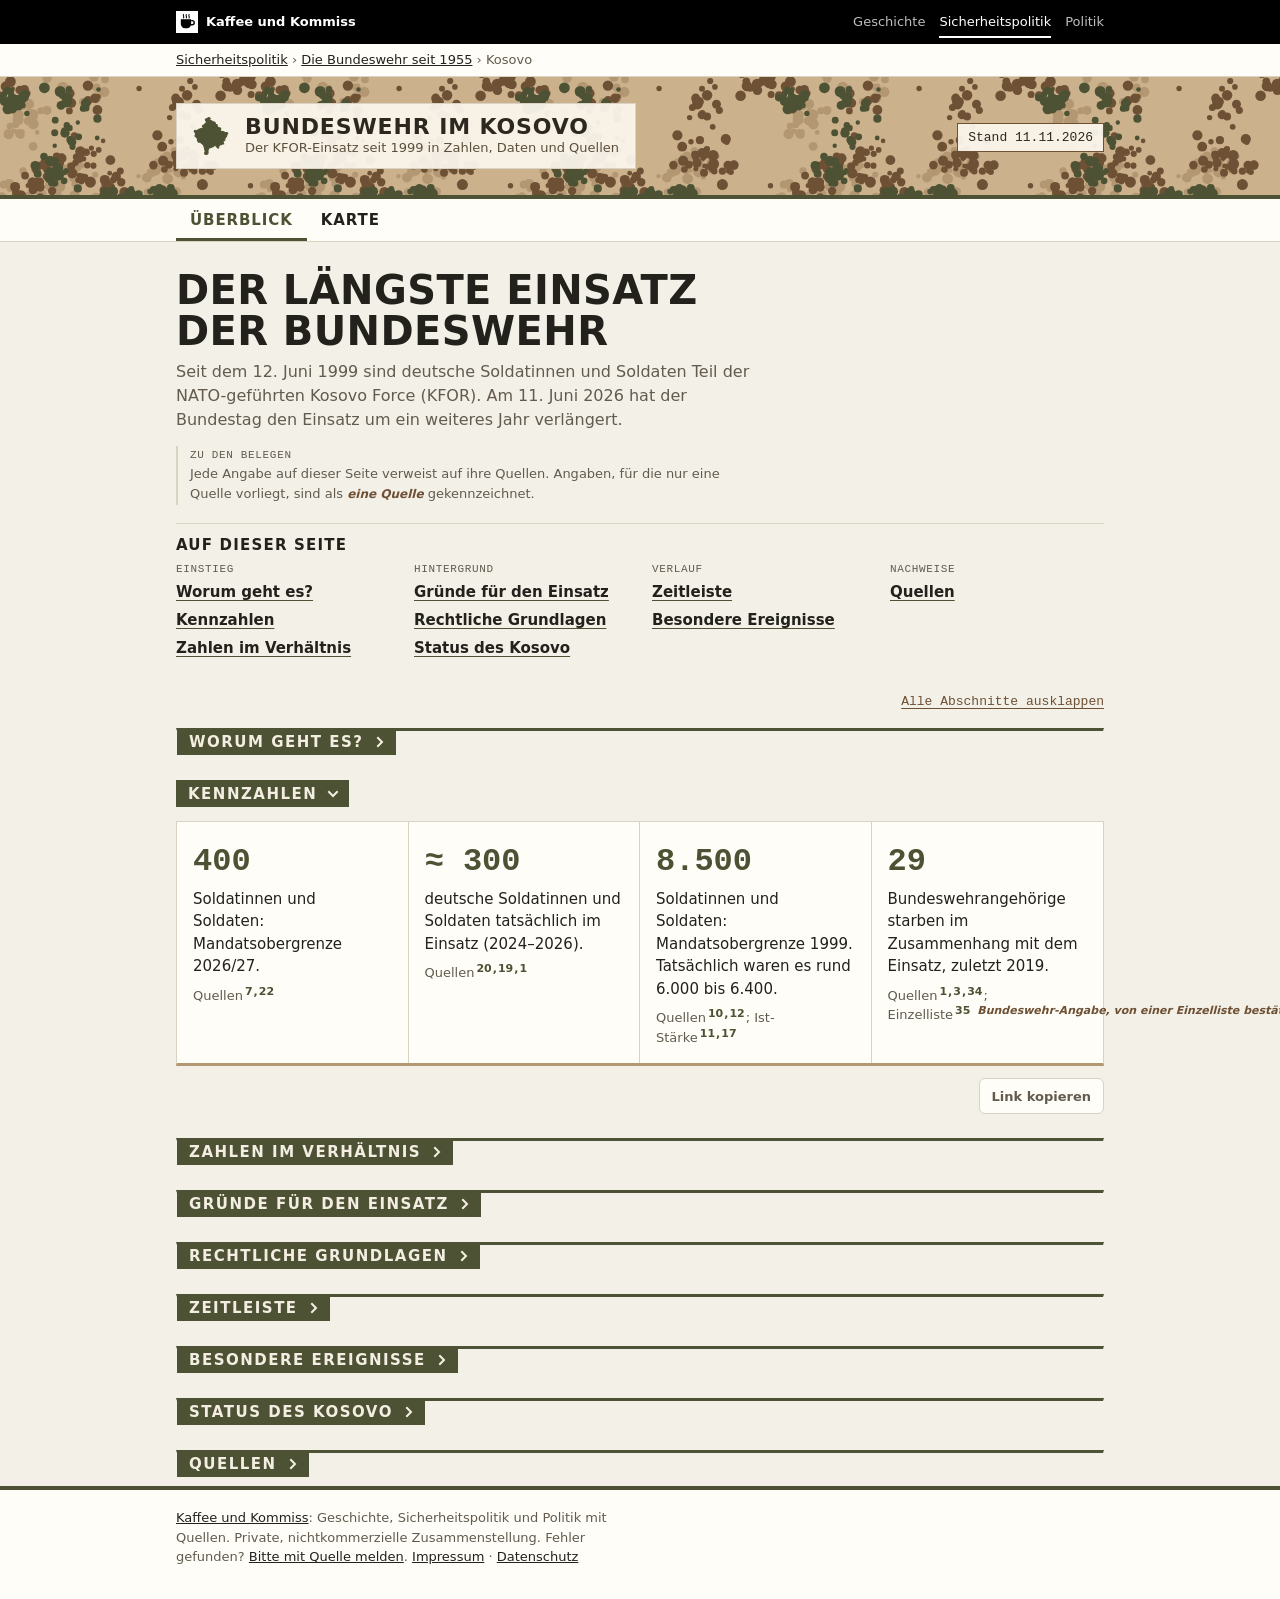
<file: index.html>
<!doctype html>
<html lang="de" class="kk-b-sipo">
<head>
<meta charset="utf-8">
<meta name="viewport" content="width=device-width, initial-scale=1">
<title>Bundeswehr im Kosovo</title>
<meta name="description" content="Der KFOR-Einsatz der Bundeswehr im Kosovo seit 1999: Kennzahlen, Mandat, Zeitleiste, Karte und der umstrittene Status des Kosovo, jede Angabe mit Quelle.">
<link rel="canonical" href="https://kaffeeundkommiss.github.io/bundeswehr-Kosovo/">
<meta property="og:type" content="website">
<meta property="og:locale" content="de_DE">
<meta property="og:site_name" content="Kaffee und Kommiss">
<meta property="og:title" content="Bundeswehr im Kosovo seit 1999">
<meta property="og:description" content="Der KFOR-Einsatz der Bundeswehr im Kosovo seit 1999: Kennzahlen, Mandat, Zeitleiste, Karte und der umstrittene Status des Kosovo, jede Angabe mit Quelle.">
<meta property="og:url" content="https://kaffeeundkommiss.github.io/bundeswehr-Kosovo/">
<!-- Vorschau für Linkvorschauen, erzeugt mit werkzeuge/vorschau.js -->
<meta property="og:image" content="https://kaffeeundkommiss.github.io/bundeswehr-Kosovo/vorschau/start.jpg?v=d71e05d2">
<meta property="og:image:width" content="1200">
<meta property="og:image:height" content="630">
<meta property="og:image:alt" content="Bundeswehr im Kosovo">
<meta name="twitter:card" content="summary_large_image">
<meta name="twitter:image" content="https://kaffeeundkommiss.github.io/bundeswehr-Kosovo/vorschau/start.jpg?v=d71e05d2">
<link rel="icon" href="favicon.svg" type="image/svg+xml">
<link rel="icon" href="favicon-32.png" type="image/png" sizes="32x32">
<link rel="apple-touch-icon" href="apple-touch-icon.png">
<link rel="stylesheet" href="https://kaffeeundkommiss.github.io/schriften/schriften.css">
<link rel="stylesheet" href="basis.css">
<link rel="stylesheet" href="style.css">
<script src="seite.js" defer></script>
</head>
<body>
<div class="kk-leiste"><div class="kk-in">
  <a class="kk-haus" href="https://kaffeeundkommiss.github.io/"><img src="kk-tasse.svg" alt="" width="22" height="22"><span>Kaffee und Kommiss</span></a>
  <nav class="kk-bereiche" aria-label="Bereiche"><a href="https://kaffeeundkommiss.github.io/geschichte/">Geschichte</a><a href="https://kaffeeundkommiss.github.io/sicherheitspolitik/" aria-current="true"><span class="kk-lang">Sicherheitspolitik</span><span class="kk-kurz">Sicherheit</span></a><a href="https://kaffeeundkommiss.github.io/politik/">Politik</a></nav>
</div></div>
<nav class="kk-pfad" aria-label="Pfad"><div class="kk-in"><a href="https://kaffeeundkommiss.github.io/sicherheitspolitik/">Sicherheitspolitik</a> › <a href="https://kaffeeundkommiss.github.io/sicherheitspolitik/bundeswehr/">Die Bundeswehr seit 1955</a> › <span aria-current="page">Kosovo</span></div></nav>
<header class="top">
  <div class="wrap">
    <div class="marke">
      <svg class="logo" viewBox="0 0 64 64" aria-hidden="true" focusable="false"><path d="M8.6 32.3 L9.7 28.2 L7.5 25.5 L7.8 24.5 L9.0 23.6 L12.0 24.8 L13.2 22.4 L20.2 20.5 L20.8 19.7 L19.5 18.0 L19.7 16.9 L20.2 16.3 L21.7 16.0 L22.6 14.6 L23.5 14.7 L25.5 11.8 L25.6 10.8 L24.2 9.9 L23.7 7.5 L29.1 5.0 L31.0 6.7 L30.4 6.9 L30.3 8.5 L35.0 11.2 L37.4 11.6 L39.0 15.3 L40.7 15.2 L41.3 18.4 L42.1 19.3 L46.3 20.8 L45.4 24.7 L50.7 25.7 L52.5 27.5 L54.1 26.9 L55.5 27.1 L56.5 28.4 L55.4 29.3 L54.9 32.1 L52.2 36.0 L52.1 38.4 L49.3 40.1 L50.6 43.7 L48.3 43.6 L47.9 44.1 L47.1 43.7 L46.6 43.9 L46.9 44.9 L45.1 44.5 L43.1 47.4 L43.2 49.6 L41.5 49.4 L39.4 46.7 L37.6 45.6 L34.9 47.7 L28.8 49.9 L27.6 53.3 L27.8 56.6 L27.1 58.1 L25.9 59.0 L24.8 57.9 L23.7 58.8 L22.7 57.9 L22.6 56.9 L23.6 54.6 L22.2 48.4 L20.9 45.0 L16.2 41.0 L13.5 40.9 L12.2 38.1 L12.6 37.1 L11.1 34.3 L8.6 32.3Z"/></svg>
      <div>
      <div class="name">Bundeswehr im Kosovo</div>
      <div class="unter">Der KFOR-Einsatz seit 1999 in Zahlen, Daten und Quellen</div>
      </div>
    </div>
    <div class="badges"><span>Stand 11.11.2026</span></div>
  </div>
</header>

<nav class="seiten" aria-label="Seiten">
  <ul>
    <li><a href="index.html" aria-current="page">Überblick</a></li>
    <li><a href="karte.html">Karte</a></li>
  </ul>
</nav>

<main>
  <section class="einleitung">
    <h1>Der längste Einsatz der Bundeswehr</h1>
    <p>Seit dem 12. Juni 1999 sind deutsche Soldatinnen und Soldaten Teil der NATO-geführten Kosovo Force (KFOR). Am 11. Juni 2026 hat der Bundestag den Einsatz um ein weiteres Jahr verlängert.</p>
    <p class="beleg-hinweis"><span class="beleg-marke">Zu den Belegen</span> Jede Angabe auf dieser Seite verweist auf ihre Quellen. Angaben, für die nur eine Quelle vorliegt, sind als <span class="marke-einzel">eine Quelle</span> gekennzeichnet.</p>
    <nav class="inhalt" aria-label="Inhalt dieser Seite">
      <p class="inhalt-titel">Auf dieser Seite</p>
      <div class="inhalt-gruppen">
        <div><span class="inhalt-kopf">Einstieg</span><ul><li><a href="#h-worum">Worum geht es?</a></li><li><a href="#h-zahlen">Kennzahlen</a></li><li><a href="#h-verhaeltnis">Zahlen im Verhältnis</a></li></ul></div>
        <div><span class="inhalt-kopf">Hintergrund</span><ul><li><a href="#h-gruende">Gründe für den Einsatz</a></li><li><a href="#h-recht">Rechtliche Grundlagen</a></li><li><a href="#h-status">Status des Kosovo</a></li></ul></div>
        <div><span class="inhalt-kopf">Verlauf</span><ul><li><a href="#h-zeit">Zeitleiste</a></li><li><a href="#h-ereignisse">Besondere Ereignisse</a></li></ul></div>
        <div><span class="inhalt-kopf">Nachweise</span><ul><li><a href="#h-quellen">Quellen</a></li></ul></div>
      </div>
    </nav>
  </section>

  <section aria-labelledby="h-worum" class="karte block">
    <h2 id="h-worum">Worum geht es?</h2>
    <p>Der Kosovo liegt im Süden des früheren Jugoslawien und grenzt an Serbien, Montenegro, Albanien und Nordmazedonien. Die Bundeszentrale für politische Bildung beschreibt für 1999 eine „planmäßige Vertreibung von Albanern“ durch serbische Kräfte.<sup class="q"><a href="#q13" aria-label="Quelle 13">13</a> <span class="marke-einzel">eine Quelle</span></sup> Die NATO flog vom 24. März bis 10. Juni 1999 Luftangriffe gegen die Bundesrepublik Jugoslawien, ohne Mandat des UN-Sicherheitsrats.<sup class="q"><a href="#q10" aria-label="Quelle 10">10</a>,<a href="#q13" aria-label="Quelle 13">13</a>,<a href="#q5" aria-label="Quelle 5">5</a></sup></p>
    <p>Nach dem Ende der Luftangriffe zogen die jugoslawischen Truppen ab, und die internationale Schutztruppe KFOR rückte ein. Sie soll ein sicheres Umfeld und Bewegungsfreiheit für alle Menschen im Kosovo gewährleisten.<sup class="q"><a href="#q12" aria-label="Quelle 12">12</a>,<a href="#q2" aria-label="Quelle 2">2</a>,<a href="#q9" aria-label="Quelle 9">9</a></sup> Der Kosovo erklärte sich 2008 für unabhängig. Ob er ein eigener Staat ist, ist bis heute international umstritten; siehe <a href="#status">Status des Kosovo</a>.<sup class="q"><a href="#q15" aria-label="Quelle 15">15</a>,<a href="#q16" aria-label="Quelle 16">16</a></sup></p>
  </section>

  <section aria-labelledby="h-zahlen" data-offen>
    <h2 id="h-zahlen">Kennzahlen</h2>
    <div class="kennzahlen">
      <div class="karte zahl">
        <div class="wert">400</div>
        <div class="text">Soldatinnen und Soldaten: Mandatsobergrenze 2026/27.</div>
        <div class="beleg">Quellen<sup class="q"><a href="#q7" aria-label="Quelle 7">7</a>,<a href="#q22" aria-label="Quelle 22">22</a></sup></div>
      </div>
      <div class="karte zahl">
        <div class="wert">≈ 300</div>
        <div class="text">deutsche Soldatinnen und Soldaten tatsächlich im Einsatz (2024–2026).</div>
        <div class="beleg">Quellen<sup class="q"><a href="#q20" aria-label="Quelle 20">20</a>,<a href="#q19" aria-label="Quelle 19">19</a>,<a href="#q1" aria-label="Quelle 1">1</a></sup></div>
      </div>
      <div class="karte zahl">
        <div class="wert">8.500</div>
        <div class="text">Soldatinnen und Soldaten: Mandatsobergrenze 1999. Tatsächlich waren es rund 6.000 bis 6.400.</div>
        <div class="beleg">Quellen<sup class="q"><a href="#q10" aria-label="Quelle 10">10</a>,<a href="#q12" aria-label="Quelle 12">12</a></sup>; Ist-Stärke<sup class="q"><a href="#q11" aria-label="Quelle 11">11</a>,<a href="#q17" aria-label="Quelle 17">17</a></sup></div>
      </div>
      <div class="karte zahl">
        <div class="wert">29</div>
        <div class="text">Bundeswehrangehörige starben im Zusammenhang mit dem Einsatz, zuletzt 2019.</div>
        <div class="beleg">Quellen<sup class="q"><a href="#q1" aria-label="Quelle 1">1</a>,<a href="#q3" aria-label="Quelle 3">3</a>,<a href="#q34" aria-label="Quelle 34">34</a></sup>; Einzelliste<sup class="q"><a href="#q35" aria-label="Quelle 35">35</a> <span class="marke-einzel">Bundeswehr-Angabe, von einer Einzelliste bestätigt</span></sup></div>
      </div>
    </div>
  </section>

  <section aria-labelledby="h-verhaeltnis" class="karte block">
    <h2 id="h-verhaeltnis">Zahlen im Verhältnis</h2>
    <p>Zu Beginn umfasste KFOR rund 50.000 Soldatinnen und Soldaten.<sup class="q"><a href="#q17" aria-label="Quelle 17">17</a>,<a href="#q1" aria-label="Quelle 1">1</a></sup> Heute sind es rund 4.700 bis 4.800 aus etwa 30 Staaten (Stand 2025/2026).<sup class="q"><a href="#q1" aria-label="Quelle 1">1</a>,<a href="#q19" aria-label="Quelle 19">19</a>,<a href="#q32" aria-label="Quelle 32">32</a></sup> Der deutsche Anteil war zwischen 2019 und 2022 auf unter 100 Soldaten gesunken.<sup class="q"><a href="#q18" aria-label="Quelle 18">18</a>,<a href="#q4" aria-label="Quelle 4">4</a></sup></p>
    <p>Nach den Ausschreitungen im Norden 2023 verstärkte die NATO die Truppe; seit 2024 stellt die Bundeswehr wieder eine Einsatzkompanie (eine Kompanie ist eine Einheit aus mehreren Zügen; mehrere Kompanien bilden ein Bataillon<sup class="q"><a href="#q36" aria-label="Quelle 36">36</a>,<a href="#q37" aria-label="Quelle 37">37</a></sup>), stationiert im US-Camp Bondsteel bei Ferizaj.<sup class="q"><a href="#q2" aria-label="Quelle 2">2</a>,<a href="#q3" aria-label="Quelle 3">3</a>,<a href="#q20" aria-label="Quelle 20">20</a></sup></p>
    <figure class="grafik">
      <figcaption class="g-titel">Deutsche Soldatinnen und Soldaten im Kosovo, Ist-Stärke zu ausgewählten Zeitpunkten</figcaption>
      <ul class="staerke" role="list">
        <li><span class="j">1999</span><span class="b" style="--w:100%"></span><span class="z">≈ 6.400</span></li>
        <li><span class="j">2019</span><span class="b" style="--w:1.5%"></span><span class="z">&lt; 100</span></li>
        <li><span class="j">2022</span><span class="b" style="--w:1.1%"></span><span class="z">≈ 70</span></li>
        <li><span class="j">2024</span><span class="b" style="--w:4.5%"></span><span class="z">≈ 290</span></li>
        <li><span class="j">2026</span><span class="b" style="--w:5%"></span><span class="z">≈ 320</span></li>
      </ul>
      <p class="hinweis">Quelle je Zeile: 1999<sup class="q"><a href="#q11" aria-label="Quelle 11">11</a></sup> (6.440) und<sup class="q"><a href="#q2" aria-label="Quelle 2">2</a></sup> („gut 6.400“),<sup class="q"><a href="#q17" aria-label="Quelle 17">17</a></sup> nennt „ca. 6.000“; 2019<sup class="q"><a href="#q18" aria-label="Quelle 18">18</a></sup>; 2022<sup class="q"><a href="#q4" aria-label="Quelle 4">4</a></sup>; 2024<sup class="q"><a href="#q20" aria-label="Quelle 20">20</a></sup>; 2026<sup class="q"><a href="#q1" aria-label="Quelle 1">1</a></sup>. Einzelne Stichtage, keine durchgehende Reihe; die Jahre dazwischen fehlen. 2019, 2022 und 2026 je <span class="marke-einzel">eine Quelle</span>. Einheit: Personen.</p>
    </figure>
  </section>

  <section aria-labelledby="h-gruende" class="karte block">
    <h2 id="h-gruende">Gründe für den Einsatz</h2>
    <p>Die NATO begründete ihre Luftangriffe damit, die Vertreibung der albanischen Bevölkerung und „ethnische Säuberungen“ zu beenden.<sup class="q"><a href="#q13" aria-label="Quelle 13">13</a> <span class="marke-einzel">eine Quelle</span></sup> Nach Darstellung der Bundeswehr sollten die serbischen Streitkräfte im Kosovo gestoppt und die Zivilbevölkerung geschützt werden.<sup class="q"><a href="#q5" aria-label="Quelle 5">5</a></sup> Der Bundestag hatte einer möglichen Beteiligung bereits am 16. Oktober 1998 zugestimmt.<sup class="q"><a href="#q10" aria-label="Quelle 10">10</a>,<a href="#q13" aria-label="Quelle 13">13</a></sup></p>
    <p>Für die Bundeswehr war es der erste Kampfeinsatz ihrer Geschichte: Tornados der Luftwaffe flogen Aufklärung und bekämpften die serbische Luftabwehr.<sup class="q"><a href="#q10" aria-label="Quelle 10">10</a>,<a href="#q5" aria-label="Quelle 5">5</a>,<a href="#q14" aria-label="Quelle 14">14</a></sup> Die Luftangriffe fanden ohne Mandat des UN-Sicherheitsrats statt.<sup class="q"><a href="#q13" aria-label="Quelle 13">13</a>,<a href="#q14" aria-label="Quelle 14">14</a>,<a href="#q16" aria-label="Quelle 16">16</a> <span class="marke-einzel">nur bpb-Quellen</span></sup></p>
    <p>KFOR selbst beruht dagegen auf einem UN-Mandat: Resolution 1244 des Sicherheitsrats vom 10. Juni 1999.<sup class="q"><a href="#q10" aria-label="Quelle 10">10</a>,<a href="#q12" aria-label="Quelle 12">12</a>,<a href="#q17" aria-label="Quelle 17">17</a></sup></p>
    <p>In der Bundestagsdebatte im Juni 2026 sagte der Grünen-Abgeordnete Cem Özdemir, die Erfahrungen zeigten, dass Militärinterventionen keinen dauerhaften Frieden schaffen könnten.<sup class="q"><a href="#q22" aria-label="Quelle 22">22</a> <span class="marke-einzel">eine Quelle, Übersetzung</span></sup> 192 Abgeordnete stimmten gegen die Verlängerung.<sup class="q"><a href="#q7" aria-label="Quelle 7">7</a></sup> Die Bundesregierung begründet den Einsatz mit Sicherheit und Stabilität im Kosovo.<sup class="q"><a href="#q1" aria-label="Quelle 1">1</a>,<a href="#q7" aria-label="Quelle 7">7</a></sup></p>
  </section>

  <section aria-labelledby="h-recht" class="karte block">
    <h2 id="h-recht">Rechtliche Grundlagen</h2>
    <div class="recht">
      <div class="recht-ebene">
        <div class="recht-kopf">
          <svg class="recht-symbol" viewBox="0 0 64 64" role="img" aria-label="Symbol Vereinte Nationen (eigene Zeichnung)"><rect width="64" height="64" fill="#4B92DB"/><g fill="none" stroke="#fff" stroke-width="2"><circle cx="32" cy="27" r="15"/><ellipse cx="32" cy="27" rx="6.5" ry="15"/><path d="M17 27h30M19.5 19h25M19.5 35h25"/></g><text x="32" y="58" fill="#fff" font-family="Barlow Condensed,Arial Narrow,sans-serif" font-weight="700" font-size="12" text-anchor="middle" letter-spacing="1">UN</text></svg>
          <h3>UN-Mandat</h3>
        </div>
        <p>Resolution 1244 vom 10. Juni 1999 schuf die internationale Sicherheitspräsenz (KFOR) und eine UN-Übergangsverwaltung (UNMIK).<sup class="q"><a href="#q16" aria-label="Quelle 16">16</a>,<a href="#q17" aria-label="Quelle 17">17</a></sup> Sie ist bis heute die Rechtsgrundlage des Einsatzes.<sup class="q"><a href="#q16" aria-label="Quelle 16">16</a>,<a href="#q22" aria-label="Quelle 22">22</a></sup> Zum endgültigen Status des Kosovo trifft sie keine Festlegung.<sup class="q"><a href="#q33" aria-label="Quelle 33">33</a> <span class="marke-einzel">eine Quelle</span></sup></p>
        <p>Einen Tag zuvor, am 9. Juni 1999, hatten KFOR und die Regierungen der Bundesrepublik Jugoslawien und Serbiens das Militärisch-Technische Abkommen über den Abzug der jugoslawischen Kräfte unterzeichnet.<sup class="q"><a href="#q11" aria-label="Quelle 11">11</a>,<a href="#q12" aria-label="Quelle 12">12</a></sup></p>
      </div>
      <div class="recht-ebene">
        <div class="recht-kopf">
          <svg class="recht-symbol" viewBox="0 0 64 64" role="img" aria-label="Symbol NATO (eigene Zeichnung)"><rect width="64" height="64" fill="#1F3A68"/><rect x="5" y="5" width="54" height="54" fill="none" stroke="#fff" stroke-width="1.5"/><text x="32" y="39" fill="#fff" font-family="Barlow Condensed,Arial Narrow,sans-serif" font-weight="700" font-size="17" text-anchor="middle" letter-spacing="1">NATO</text></svg>
          <h3>NATO-Führung</h3>
        </div>
        <p>KFOR wird von der NATO geführt; beteiligt sind Bündnis- und Partnerstaaten.<sup class="q"><a href="#q1" aria-label="Quelle 1">1</a>,<a href="#q32" aria-label="Quelle 32">32</a></sup> Das Hauptquartier liegt in Pristina (Camp Film City).<sup class="q"><a href="#q1" aria-label="Quelle 1">1</a>,<a href="#q18" aria-label="Quelle 18">18</a></sup></p>
      </div>
      <div class="recht-ebene">
        <div class="recht-kopf">
          <svg class="recht-symbol" viewBox="0 0 64 64" role="img" aria-label="Bundesflagge"><rect width="64" height="22" fill="#000"/><rect y="21" width="64" height="22" fill="#DD0000"/><rect y="42" width="64" height="22" fill="#FFCC00"/></svg>
          <h3>Bundestagsmandat</h3>
        </div>
        <p>Der Bundestag stimmte der Beteiligung am 11. Juni 1999 zu.<sup class="q"><a href="#q10" aria-label="Quelle 10">10</a>,<a href="#q12" aria-label="Quelle 12">12</a></sup> Das Mandat ist grundsätzlich unbefristet. Seit 2000 befasst die Bundesregierung den Bundestag aber jedes Jahr mit der Fortsetzung.<sup class="q"><a href="#q9" aria-label="Quelle 9">9</a> <span class="marke-einzel">eine Quelle</span></sup></p>
        <ul class="mandate">
          <li><time datetime="1999-06-11">11.06.1999</time><div><strong>Erstes Mandat.</strong> Bis zu 8.500 Soldatinnen und Soldaten. 505 Abgeordnete stimmten zu, 24 dagegen, 11 enthielten sich. <span class="beleg"><sup class="q"><a href="#q10" aria-label="Quelle 10">10</a></sup>; Obergrenze auch<sup class="q"><a href="#q12" aria-label="Quelle 12">12</a></sup>; Stimmenzahlen <span class="marke-einzel">eine Quelle</span></span> Laut bpb stimmte nur die PDS dagegen, einige Grüne enthielten sich. <span class="beleg"><sup class="q"><a href="#q12" aria-label="Quelle 12">12</a></sup></span></div></li>
          <li><time datetime="2019">2019</time><div><strong>Obergrenze 800.</strong> <span class="beleg"><sup class="q"><a href="#q18" aria-label="Quelle 18">18</a> <span class="marke-einzel">eine Quelle</span></sup></span></div></li>
          <li><time datetime="2024">2024 und 2025</time><div><strong>Obergrenze 400</strong>, jeweils um ein Jahr verlängert. <span class="beleg"><sup class="q"><a href="#q20" aria-label="Quelle 20">20</a>,<a href="#q19" aria-label="Quelle 19">19</a></sup></span></div></li>
          <li><time datetime="2026-06-11">11.06.2026</time><div><strong>Aktuelles Mandat.</strong> Bis zu 400 Soldatinnen und Soldaten für ein weiteres Jahr; einsatzbedingte Zusatzausgaben rund 35,7 Millionen Euro (Drucksache 21/5513). Namentliche Abstimmung, bei der die Stimme jedes Abgeordneten mit Namen veröffentlicht wird<sup class="q"><a href="#q38" aria-label="Quelle 38">38</a>,<a href="#q39" aria-label="Quelle 39">39</a></sup>: 382 Ja, 192 Nein, 2 Enthaltungen. <span class="beleg"><sup class="q"><a href="#q7" aria-label="Quelle 7">7</a>,<a href="#q8" aria-label="Quelle 8">8</a>,<a href="#q22" aria-label="Quelle 22">22</a></sup></span> Die Deutsche Welle nennt 383 Ja-Stimmen; hier gilt die Angabe des Bundestags. <span class="beleg"><sup class="q"><a href="#q22" aria-label="Quelle 22">22</a></sup></span></div></li>
        </ul>
      </div>
    </div>
    <p class="hinweis">Die Symbole für UN und NATO sind eigene, vereinfachte Zeichnungen und keine offiziellen Embleme; deren Nutzung ist genehmigungspflichtig.</p>
  </section>

  <section aria-labelledby="h-zeit" class="karte block">
    <h2 id="h-zeit">Zeitleiste</h2>
    <ol class="zeitleiste">
      <li data-datum="1998-10-16" data-art="bundestag"><time datetime="1998-10-16">16.10.1998</time><div>Der Bundestag billigt grundsätzlich eine Beteiligung an möglichen NATO-Luftangriffen. <span class="beleg"><sup class="q"><a href="#q10" aria-label="Quelle 10">10</a>,<a href="#q13" aria-label="Quelle 13">13</a></sup></span></div></li>
      <li data-datum="1999-03-24" data-symbol="flugzeug" data-art="gewalt"><time>24.03.–10.06.1999</time><div>NATO-Luftangriffe gegen die Bundesrepublik Jugoslawien mit deutschen Tornados, ohne UN-Mandat. Erster Kampfeinsatz der Bundeswehr. <span class="beleg"><sup class="q"><a href="#q10" aria-label="Quelle 10">10</a>,<a href="#q13" aria-label="Quelle 13">13</a>,<a href="#q5" aria-label="Quelle 5">5</a></sup></span></div></li>
      <li data-datum="1999-06-09" data-symbol="dokument" data-art="status"><time datetime="1999-06-09">09.06.1999</time><div>Militärisch-Technisches Abkommen über den Abzug der jugoslawischen Kräfte. <span class="beleg"><sup class="q"><a href="#q11" aria-label="Quelle 11">11</a>,<a href="#q12" aria-label="Quelle 12">12</a></sup></span></div></li>
      <li data-datum="1999-06-10" data-symbol="dokument" data-art="status"><time datetime="1999-06-10">10.06.1999</time><div>UN-Sicherheitsrat beschließt Resolution 1244. <span class="beleg"><sup class="q"><a href="#q10" aria-label="Quelle 10">10</a>,<a href="#q12" aria-label="Quelle 12">12</a>,<a href="#q17" aria-label="Quelle 17">17</a></sup></span></div></li>
      <li data-datum="1999-06-11" data-art="bundestag"><time datetime="1999-06-11">11.06.1999</time><div>Der Bundestag stimmt der KFOR-Beteiligung mit bis zu 8.500 Soldaten zu. <span class="beleg"><sup class="q"><a href="#q10" aria-label="Quelle 10">10</a>,<a href="#q12" aria-label="Quelle 12">12</a></sup></span></div></li>
      <li data-datum="1999-06-12" data-art="einsatz"><time datetime="1999-06-12">12.06.1999</time><div>KFOR rückt in den Kosovo ein; das deutsche Kontingent übernimmt den Süden um Prizren. <span class="beleg"><sup class="q"><a href="#q12" aria-label="Quelle 12">12</a>,<a href="#q2" aria-label="Quelle 2">2</a>,<a href="#q19" aria-label="Quelle 19">19</a>,<a href="#q21" aria-label="Quelle 21">21</a></sup></span></div></li>
      <li data-datum="2004-03-17" data-art="gewalt"><time>17./18.03.2004</time><div>Gewalt gegen Minderheiten im ganzen Kosovo, 19 Tote. <span class="beleg"><sup class="q"><a href="#q23" aria-label="Quelle 23">23</a>,<a href="#q25" aria-label="Quelle 25">25</a></sup></span> <a href="#maerz2004">Mehr dazu</a></div></li>
      <li data-datum="2008-02-17" data-symbol="dokument" data-art="status"><time datetime="2008-02-17">17.02.2008</time><div>Das Parlament des Kosovo erklärt die Unabhängigkeit. <span class="beleg"><sup class="q"><a href="#q15" aria-label="Quelle 15">15</a>,<a href="#q16" aria-label="Quelle 16">16</a></sup></span></div></li>
      <li data-datum="2010-07-22" data-symbol="dokument" data-art="status"><time datetime="2010-07-22">22.07.2010</time><div>IGH-Gutachten: Die Unabhängigkeitserklärung verstieß nicht gegen das Völkerrecht. <span class="beleg"><sup class="q"><a href="#q26" aria-label="Quelle 26">26</a> <span class="marke-einzel">eine Quelle</span></sup></span></div></li>
      <li data-datum="2013-06-01" data-symbol="dokument" data-art="status"><time datetime="2013">2013</time><div>Beginn des von der EU vermittelten Dialogs zwischen Serbien und dem Kosovo. <span class="beleg"><sup class="q"><a href="#q28" aria-label="Quelle 28">28</a>,<a href="#q29" aria-label="Quelle 29">29</a></sup></span></div></li>
      <li data-datum="2018-12-17" data-art="einsatz"><time datetime="2018">2018</time><div>Die Bundeswehr gibt ihr Feldlager in Prizren auf. Die Quellen nennen die Übergabe am 4. Oktober<sup class="q"><a href="#q18" aria-label="Quelle 18">18</a></sup> bzw. die Übergabe an die UN-Verwaltung am 17. Dezember 2018<sup class="q"><a href="#q6" aria-label="Quelle 6">6</a></sup>. Rund 50.000 deutsche Soldaten hatten dort gedient. <span class="beleg"><sup class="q"><a href="#q2" aria-label="Quelle 2">2</a>,<a href="#q3" aria-label="Quelle 3">3</a> <span class="marke-einzel">Bundeswehr-Angabe</span></sup></span></div></li>
      <li data-datum="2019-07-01" data-art="gewalt"><time datetime="2019-07-01">01.07.2019</time><div>Letzter Todesfall eines deutschen Soldaten, im Camp Film City in Pristina. <span class="beleg"><sup class="q"><a href="#q1" aria-label="Quelle 1">1</a> <span class="marke-einzel">eine Quelle</span></sup></span></div></li>
      <li data-datum="2023-05-29" data-art="gewalt"><time datetime="2023-05-29">29.05.2023</time><div>Ausschreitungen in Zvečan im Norden; KFOR-Soldaten werden verletzt. <span class="beleg"><sup class="q"><a href="#q29" aria-label="Quelle 29">29</a>,<a href="#q2" aria-label="Quelle 2">2</a></sup></span> <a href="#norden2023">Mehr dazu</a></div></li>
      <li data-datum="2023-09-24" data-art="gewalt"><time datetime="2023-09-24">24.09.2023</time><div>Bewaffneter Angriff in Banjska, ein kosovarischer Polizist stirbt. <span class="beleg"><sup class="q"><a href="#q30" aria-label="Quelle 30">30</a>,<a href="#q2" aria-label="Quelle 2">2</a></sup></span> <a href="#norden2023">Mehr dazu</a></div></li>
      <li data-datum="2024-03-15" data-art="einsatz"><time datetime="2024">2024</time><div>Die Bundeswehr stellt wieder eine Einsatzkompanie; der deutsche Anteil steigt auf rund 300. <span class="beleg"><sup class="q"><a href="#q2" aria-label="Quelle 2">2</a>,<a href="#q20" aria-label="Quelle 20">20</a></sup></span></div></li>
      <li data-datum="2026-06-11" data-art="bundestag"><time datetime="2026-06-11">11.06.2026</time><div>Der Bundestag verlängert das Mandat um ein Jahr, Obergrenze 400. <span class="beleg"><sup class="q"><a href="#q7" aria-label="Quelle 7">7</a>,<a href="#q22" aria-label="Quelle 22">22</a></sup></span></div></li>
    </ol>
  </section>

  <section aria-labelledby="h-ereignisse" class="karte block">
    <h2 id="h-ereignisse">Besondere Ereignisse</h2>
    <div class="ereignis" id="maerz2004">
      <h3><time>17./18.03.2004</time> Gewalt gegen Minderheiten</h3>
      <p>Am 17. und 18. März 2004 kam es im ganzen Kosovo zu Ausschreitungen von Albanern gegen Serben und andere Minderheiten. 19 Menschen starben.<sup class="q"><a href="#q23" aria-label="Quelle 23">23</a>,<a href="#q24" aria-label="Quelle 24">24</a>,<a href="#q25" aria-label="Quelle 25">25</a></sup> Rund 1.000 Menschen wurden verletzt.<sup class="q"><a href="#q24" aria-label="Quelle 24">24</a>,<a href="#q2" aria-label="Quelle 2">2</a></sup> Etwa 4.100 bis 4.400 Menschen wurden vertrieben.<sup class="q"><a href="#q23" aria-label="Quelle 23">23</a>,<a href="#q25" aria-label="Quelle 25">25</a></sup></p>
      <p>Zu den Zerstörungen gibt es zwei Zählungen: mindestens 550 Häuser und 27 orthodoxe Kirchen und Klöster (Human Rights Watch)<sup class="q"><a href="#q23" aria-label="Quelle 23">23</a>,<a href="#q24" aria-label="Quelle 24">24</a></sup> bzw. mehr als 300 Privathäuser und 30 Kirchen und Klöster (Zählung der UN-Verwaltung, zitiert von der SWP)<sup class="q"><a href="#q25" aria-label="Quelle 25">25</a></sup>.</p>
      <p>Human Rights Watch warf den deutschen KFOR-Truppen in Prizren vor, die serbische Bevölkerung trotz wiederholter Hilferufe nicht geschützt zu haben.<sup class="q"><a href="#q23" aria-label="Quelle 23">23</a>,<a href="#q24" aria-label="Quelle 24">24</a> <span class="marke-einzel">Einschätzung, eine Organisation</span></sup> Die Bundeswehr selbst spricht von einem „Rückschlag“.<sup class="q"><a href="#q2" aria-label="Quelle 2">2</a></sup></p>
    </div>
    <div class="ereignis" id="norden2023">
      <h3><time>2023</time> Spannungen im Norden</h3>
      <p>Viele serbische Kosovaren boykottierten die Kommunalwahlen im April 2023.<sup class="q"><a href="#q2" aria-label="Quelle 2">2</a> <span class="marke-einzel">eine Quelle</span></sup> Am 29. Mai 2023 kam es in Zvečan zu Zusammenstößen zwischen serbischen Demonstranten und KFOR. Erste Meldungen nannten 25 verletzte KFOR-Soldaten aus Italien und Ungarn<sup class="q"><a href="#q29" aria-label="Quelle 29">29</a></sup>, die Bundeswehr später mehr als 90 verletzte KFOR-Kräfte<sup class="q"><a href="#q2" aria-label="Quelle 2">2</a>,<a href="#q3" aria-label="Quelle 3">3</a></sup>.</p>
      <p>Am 24. September 2023 griffen Bewaffnete im Dorf Banjska die kosovarische Polizei an und verschanzten sich in einem Kloster. Ein Polizist und drei Angreifer wurden getötet.<sup class="q"><a href="#q30" aria-label="Quelle 30">30</a>,<a href="#q2" aria-label="Quelle 2">2</a></sup> Nach den Ausschreitungen 2023 wurde KFOR um 700 auf fast 5.000 Soldatinnen und Soldaten verstärkt.<sup class="q"><a href="#q2" aria-label="Quelle 2">2</a>,<a href="#q3" aria-label="Quelle 3">3</a> <span class="marke-einzel">Bundeswehr-Angabe</span></sup></p>
    </div>
  </section>

  <section aria-labelledby="h-status" class="karte block" id="status">
    <h2 id="h-status">Status des Kosovo</h2>
    <p><strong>Gesicherte Fakten.</strong> Das Parlament des Kosovo erklärte am 17. Februar 2008 die Unabhängigkeit.<sup class="q"><a href="#q15" aria-label="Quelle 15">15</a>,<a href="#q16" aria-label="Quelle 16">16</a></sup> Serbien erkennt sie nicht an; auch Russland und China lehnen sie ab.<sup class="q"><a href="#q15" aria-label="Quelle 15">15</a>,<a href="#q16" aria-label="Quelle 16">16</a></sup></p>
    <p>Wie viele Staaten den Kosovo anerkennen, wird unterschiedlich gezählt: rund 100 bis 117 (Stand 2023).<sup class="q"><a href="#q15" aria-label="Quelle 15">15</a>,<a href="#q28" aria-label="Quelle 28">28</a>,<a href="#q31" aria-label="Quelle 31">31</a></sup> Fünf EU-Staaten erkennen ihn nicht an: Spanien, die Slowakei, Zypern, Rumänien und Griechenland.<sup class="q"><a href="#q27" aria-label="Quelle 27">27</a> <span class="marke-einzel">eine Quelle</span></sup> (2008 nannte<sup class="q"><a href="#q16" aria-label="Quelle 16">16</a></sup> Spanien, Zypern, Rumänien und die Slowakei.)</p>
    <p>Der Internationale Gerichtshof stellte am 22. Juli 2010 in einem Gutachten fest, dass die Unabhängigkeitserklärung nicht gegen das Völkerrecht verstieß. Ob der Kosovo ein Recht auf Abspaltung hatte, ließ das Gericht ausdrücklich offen.<sup class="q"><a href="#q26" aria-label="Quelle 26">26</a>,<a href="#q33" aria-label="Quelle 33">33</a> <span class="marke-einzel">eine Quelle (IGH selbst)</span></sup></p>
    <div class="lesarten">
      <div><h3>Lesart: eigener Staat</h3><p>Der Kosovo, die USA und viele europäische Staaten sehen ihn als unabhängigen Staat.<sup class="q"><a href="#q16" aria-label="Quelle 16">16</a>,<a href="#q15" aria-label="Quelle 15">15</a></sup> Je nach Zählung erkennen ihn rund 100 bis 117 Staaten an (Stand 2023).<sup class="q"><a href="#q15" aria-label="Quelle 15">15</a>,<a href="#q28" aria-label="Quelle 28">28</a></sup></p></div>
      <div><h3>Lesart: Teil Serbiens</h3><p>Serbien betrachtet den Kosovo weiter als Teil seines Staatsgebiets; Russland und China unterstützen diese Haltung.<sup class="q"><a href="#q15" aria-label="Quelle 15">15</a>,<a href="#q16" aria-label="Quelle 16">16</a></sup> Ein Argument: Die Unabhängigkeit wurde ohne Zustimmung des UN-Sicherheitsrats erklärt; die Historikerin Marie-Janine Calic schrieb 2008, sie besitze „keine Legitimation durch die UNO“.<sup class="q"><a href="#q16" aria-label="Quelle 16">16</a> <span class="marke-einzel">Einschätzung, eine Quelle</span></sup></p></div>
    </div>
    <p>Seit 2013 verhandeln Serbien und der Kosovo in einem von der EU vermittelten Dialog über eine Normalisierung ihrer Beziehungen.<sup class="q"><a href="#q28" aria-label="Quelle 28">28</a>,<a href="#q29" aria-label="Quelle 29">29</a></sup> Für einen EU-Beitritt gilt diese Normalisierung als Voraussetzung.<sup class="q"><a href="#q15" aria-label="Quelle 15">15</a> <span class="marke-einzel">eine Quelle</span></sup></p>
    <p class="hinweis">Sprachgebrauch: Die Bundeswehr schreibt „in Kosovo“, Medien meist „im Kosovo“. Diese Seite verwendet „der Kosovo“ ohne Wertung. Ortsnamen stehen in der gebräuchlichen deutschen Form, bei Peja auch serbisch (Peć).</p>
  </section>

  <section aria-labelledby="h-quellen" class="karte block quellen">
    <h2 id="h-quellen">Quellen</h2>
    <p class="hinweis">Abgerufen am 11.11.2026. Nicht voneinander unabhängig sind: [1]–[6] (Bundeswehr, Geschäftsbereich des Verteidigungsministeriums; [6] ist ein Bundeswehr-Text in einer Kopie auf augengeradeaus.net), [7]–[11] (Deutscher Bundestag), [12]–[16] (Bundeszentrale für politische Bildung; [16] ist ein Fachaufsatz in deren Zeitschrift), [18]–[20] (Europäische Sicherheit &amp; Technik), [23]–[24] (Human Rights Watch), [26] und [33] (IGH), [27]–[31] (Al Jazeera; [28] ist ein Reuters-Text). [22] gibt einen Bericht der Deutschen Welle in englischer Übersetzung wieder.</p>
    <ol>
      <li id="q1">Bundeswehr: <a href="https://www.bundeswehr.de/de/auftrag/einsaetze/missionen/die-bundeswehr-im-kosovo">KFOR: Die Bundeswehr als Garant für Sicherheit und Stabilität in Kosovo</a>. 20.05.2026.</li>
      <li id="q2">Bundeswehr: <a href="https://www.bundeswehr.de/de/auftrag/einsaetze/missionen/die-bundeswehr-im-kosovo/geschichte-kfor">KFOR: Einsatz für Sicherheit in Kosovo seit 1999</a>. 11.06.2024.</li>
      <li id="q3">Bundeswehr: <a href="https://www.bundeswehr.de/de/auftrag/einsaetze/kfor-25-jahre-5757352">Der Einsatz auf dem Balkan</a>. 15.03.2024.</li>
      <li id="q4">Bundeswehr: <a href="https://www.bundeswehr.de/de/auftrag/einsaetze/kosovo-laengster-einsatz-bundeswehr-5542222">Kosovo: Längster Einsatz der Bundeswehr</a>. 20.12.2022.</li>
      <li id="q5">Thomas Skiba: <a href="https://www.bundeswehr.de/de/organisation/luftwaffe/aktuelles/erster-kampfeinsatz-der-luftwaffe-5763270">Vor 25 Jahren – erster Kampfeinsatz der Luftwaffe im Kosovokrieg</a>. Bundeswehr, 22.03.2024.</li>
      <li id="q6">Denise Alten: <a href="https://augengeradeaus.net/wp-content/uploads/2018/12/20181220_Kosovo_Schlie%C3%9Fung_Prizren.pdf">Schließung des Feldlagers Prizren</a>. Bundeswehr, 20.12.2018 (PDF-Kopie auf augengeradeaus.net).</li>
      <li id="q7">Deutscher Bundestag: <a href="https://www.bundestag.de/dokumente/textarchiv/2026/kw24-de-bundeswehr-kfor-1181914">Kosovo-Einsatz der Bundeswehr um ein Jahr verlängert</a>. 11.06.2026.</li>
      <li id="q8">Deutscher Bundestag: <a href="https://www.bundestag.de/dokumente/textarchiv/2026/kw19-de-bundeswehr-kfor-1167320">Verlängerung des Kosovo-Einsatzes der Bundeswehr debattiert</a>. 07.05.2026.</li>
      <li id="q9">Deutscher Bundestag, Verteidigungsausschuss: <a href="https://www.bundestag.de/ausschuesse/verteidigung/kfor-1075714">KFOR (Kosovo)</a>. 15.06.2026.</li>
      <li id="q10">Kristin Lenz: <a href="https://www.bundestag.de/dokumente/textarchiv/1999-06-11-kfor-1005846">11. Juni 1999: Zustimmung zum Bundeswehr-Einsatz im Kosovo</a>. Deutscher Bundestag, Kalenderblatt, 04.06.2024.</li>
      <li id="q11">Wissenschaftliche Dienste des Bundestages: <a href="https://www.bundestag.de/resource/blob/576778/WD-2-084-18-pdf.pdf">WD 2 – 3000 – 084/18</a> (zu KFOR-Mandaten und Personalstärken). 15.06.2018 (PDF).</li>
      <li id="q12">Bundeszentrale für politische Bildung: <a href="https://www.bpb.de/themen/zeit-kulturgeschichte/deutschland-chronik/132702/11-juni-1999/">Deutschland-Chronik: 11. Juni 1999</a>. Zuletzt geändert 23.06.2021.</li>
      <li id="q13">Bundeszentrale für politische Bildung: <a href="https://www.bpb.de/themen/zeit-kulturgeschichte/deutschland-chronik/132705/24-maerz-1999/">Deutschland-Chronik: 24. März 1999</a>. Zuletzt geändert 23.06.2021.</li>
      <li id="q14">Bundeszentrale für politische Bildung: <a href="https://www.bpb.de/kurz-knapp/taegliche-dosis-politik/542629/beschluss-ueber-einsatz-der-bundeswehr-im-kosovo-krieg/">Beschluss über Einsatz der Bundeswehr im Kosovo-Krieg</a>. 13.11.2023.</li>
      <li id="q15">Bundeszentrale für politische Bildung: <a href="https://www.bpb.de/kurz-knapp/taegliche-dosis-politik/518366/15-jahre-unabhaengigkeit-des-kosovo/">15 Jahre Unabhängigkeit des Kosovo</a>. 17.02.2023.</li>
      <li id="q16">Marie-Janine Calic: <a href="https://www.bpb.de/shop/zeitschriften/apuz/31048/kosovo-der-juengste-staat-in-europa/">Kosovo: der jüngste Staat in Europa</a>. Aus Politik und Zeitgeschichte, 24.07.2008.</li>
      <li id="q17">Zentrum für Internationale Friedenseinsätze (ZIF): <a href="https://www.zif-berlin.org/sites/zif-berlin.org/files/inline-files/ZIF_kompakt_KFOR_Mai_2018.pdf">ZIF kompakt: KFOR</a>. 31.05.2018 (PDF).</li>
      <li id="q18">Winfried Nachtwei: <a href="https://esut.de/2019/06/fachbeitraege/politik-fachbeitraege/12884/20-jahre-kfor-gelungene-kriegsverhuetung-nicht-der-rede-wert/">20 Jahre KFOR – Gelungene Kriegsverhütung – nicht der Rede wert</a>. Europäische Sicherheit &amp; Technik, 03.06.2019.</li>
      <li id="q19">Gerd Portugall: <a href="https://esut.de/2025/05/meldungen/60065/erste-lesung-zur-deutschen-kfor-mandatsverlaengerung-erfolgt/">Erste Lesung zur deutschen KFOR-Mandatsverlängerung erfolgt</a>. Europäische Sicherheit &amp; Technik, 27.05.2025.</li>
      <li id="q20">Gerd Portugall: <a href="https://esut.de/2024/06/meldungen/50360/kfor-mandat-der-bundeswehr-soll-wieder-verlaengert-werden/">KFOR-Mandat der Bundeswehr soll wieder verlängert werden</a>. Europäische Sicherheit &amp; Technik, 04.06.2024.</li>
      <li id="q21">Thomas Wiegold: <a href="https://augengeradeaus.net/2014/06/der-laengste-einsatz-15-jahre-kosovo/">Der längste Einsatz: 15 Jahre Kosovo</a>. Augen geradeaus!, 13.06.2014.</li>
      <li id="q22">Periskopi (nach Deutsche Welle): <a href="https://periskopi.com/en/2026/6/germany-continues-military-presence-kosovo-presidents-issue-mentioned-debate">Germany continues military presence in Kosovo for another year</a>. 12.06.2026.</li>
      <li id="q23">Human Rights Watch: <a href="https://www.hrw.org/de/news/2004/07/26/kosovo-nato-und-vereinte-nationen-versagen-bei-minderheitenschutz">Kosovo: Nato und Vereinte Nationen versagen bei Minderheitenschutz</a>. 26.07.2004.</li>
      <li id="q24">Human Rights Watch: <a href="https://www.hrw.org/report/2004/07/25/failure-protect/anti-minority-violence-kosovo-march-2004">Failure to Protect: Anti-Minority Violence in Kosovo, March 2004</a>. 25.07.2004.</li>
      <li id="q25">Franz-Lothar Altmann, Dušan Reljić: <a href="https://www.swp-berlin.org/publications/products/aktuell/aktuell2004_15_alt_rlc_ks.pdf">Kosovo nach den Unruhen im März</a>. SWP-Aktuell 15, Stiftung Wissenschaft und Politik, April 2004 (PDF).</li>
      <li id="q26">Internationaler Gerichtshof: <a href="https://www.icj-cij.org/case/141/press-releases">Pressemitteilung 2010/25 zum Gutachten über die Unabhängigkeitserklärung des Kosovo</a>. 22.07.2010.</li>
      <li id="q27">Al Jazeera: <a href="https://www.aljazeera.com/news/2023/2/17/mapping-the-countries-that-recognise-kosovo-as-a-state-2">Mapping the countries that recognise Kosovo as a state</a>. 17.02.2023.</li>
      <li id="q28">Reuters via Al Jazeera: <a href="https://www.aljazeera.com/news/2023/9/24/why-kosovos-standoff-with-serbs-continues-15-years-after-statehood">Why Kosovo’s standoff with Serbs continues 15 years after statehood</a>. 24.09.2023.</li>
      <li id="q29">Al Jazeera: <a href="https://www.aljazeera.com/news/2023/5/29/nato-troops-form-security-cordons-in-kosovo-as-serbs-protest">NATO troops form security cordons in Kosovo as Serbs protest</a>. 29.05.2023.</li>
      <li id="q30">Al Jazeera: <a href="https://www.aljazeera.com/news/2023/9/25/kosovo-demands-serbia-hand-over-escaped-serb-gunmen">Kosovo demands Serbia hand over escaped Serb gunmen</a>. 25.09.2023.</li>
      <li id="q31">Al Jazeera: <a href="https://www.aljazeera.com/news/2023/5/29/kosovo-serbia-tension-history-latest-flare-up-and-whats-next">Kosovo-Serbia tension: history, latest flare-up and what’s next</a>. 29.05.2023.</li>
      <li id="q32">NATO: <a href="https://www.nato.int/en/what-we-do/operations-and-missions/natos-role-in-kosovo">NATO’s role in Kosovo</a>. Stand 10.11.2026. Nur teilweise im Wortlaut gelesen.</li>
      <li id="q33">Internationaler Gerichtshof: <a href="https://www.icj-cij.org/case/141">Accordance with international law of the unilateral declaration of independence in respect of Kosovo</a>. Gutachten vom 22.07.2010, Fallseite.</li>
      <li id="q34">Bundeswehr: <a href="https://www.bundeswehr.de/de/selbstverstaendnis/gedenken-tote-bundeswehr/todesfaelle-bundeswehr">Todesfälle in der Bundeswehr</a>. Tabelle nach Einsatzgebieten, Stand März 2026 (Quelle BMVg). Abgerufen am 19.11.2026.</li>
      <li id="q35">Wikipedia: <a href="https://de.wikipedia.org/wiki/Todesf%C3%A4lle_der_Bundeswehr_bei_Auslandseins%C3%A4tzen">Todesfälle der Bundeswehr bei Auslandseinsätzen</a>. Liste der Einzelfälle, KFOR: 29. Abgerufen am 19.11.2026; Einzelnachweise nicht geprüft.</li>
      <li id="k1">[K1] Natural Earth: <a href="https://github.com/nvkelso/natural-earth-vector">Natural Earth</a>, Admin 0 Countries und Populated Places 1:10 Mio., gemeinfrei. Erzeugt mit <code>werkzeuge/karten.py</code>.</li>
      <li id="q36">Bundeswehr: <a href="https://www.bundeswehr.de/de/organisation/zahlen-daten-fakten/kompanie-bataillon-division">Kompanie, Bataillon, Division: Gliederungsformen der Bundeswehr</a>. Ohne Datum, abgerufen 22.11.2026.</li>
      <li id="q37">Wikipedia: <a href="https://de.wikipedia.org/wiki/Truppenteil">Truppenteil</a>. Abgerufen 22.11.2026. Nur ergänzend genutzt.</li>
      <li id="q38">Deutscher Bundestag: <a href="https://www.bundestag.de/services/glossar/nam_abst-245502">Namentliche Abstimmung</a>. Parlamentsbegriffe A–Z, abgerufen 22.11.2026.</li>
      <li id="q39">Suzanne S. Schüttemeyer: <a href="https://www.bpb.de/system/files/dokument_pdf/BPB_874-19_IzpB_341_Parlamentarische%20Demokratie_ANSICHT_191218.pdf">Parlamentarische Demokratie</a>. Informationen zur politischen Bildung 341, Bundeszentrale für politische Bildung 2019 (PDF), Abschnitte zu Gesetzgebung und Abstimmung, abgerufen 22.11.2026.</li>
    </ol>
  </section>
</main>

<footer class="kk-fuss"><div class="kk-in">
  <p><a href="https://kaffeeundkommiss.github.io/">Kaffee und Kommiss</a>: Geschichte, Sicherheitspolitik und Politik mit Quellen. Private, nichtkommerzielle Zusammenstellung. Fehler gefunden? <a href="https://kaffeeundkommiss.github.io/kontakt/">Bitte mit Quelle melden</a>. <a href="https://kaffeeundkommiss.github.io/kontakt/#impressum">Impressum</a> · <a href="https://kaffeeundkommiss.github.io/kontakt/#datenschutz">Datenschutz</a></p>
</div></footer>
<script src="link-teilen.js?v=1" defer></script>
</body>
</html>
</file>
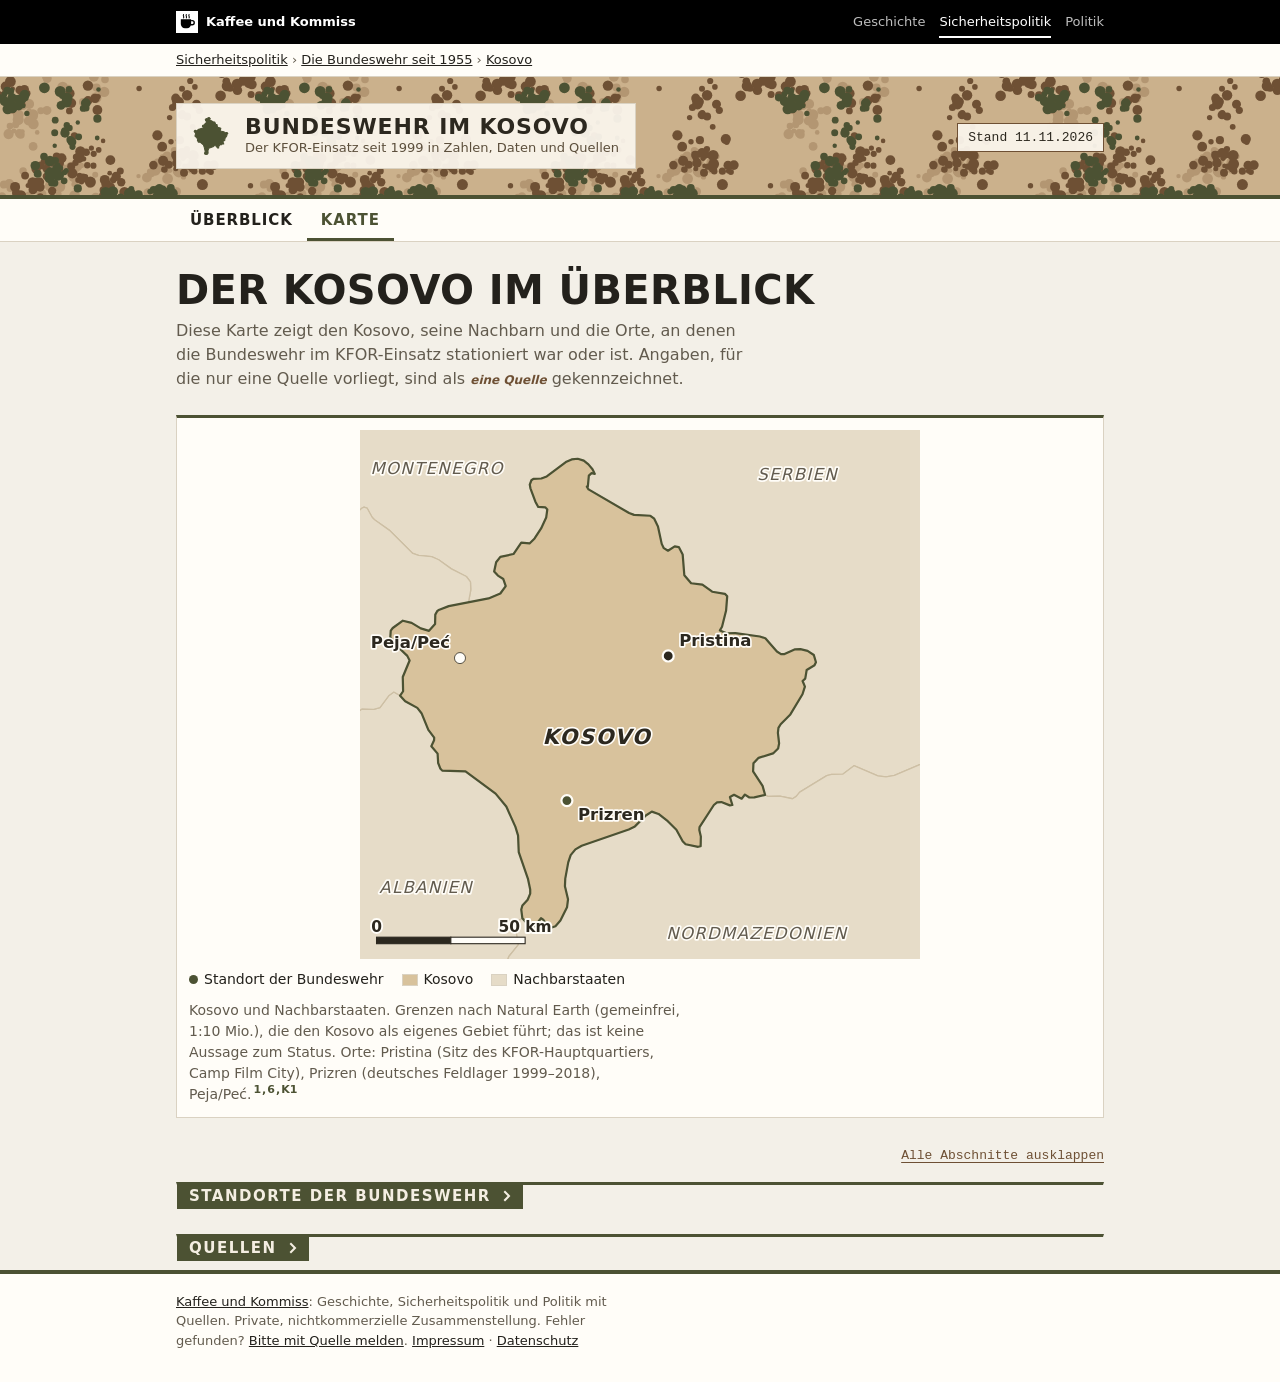
<file: karte.html>
<!doctype html>
<html lang="de" class="kk-b-sipo">
<head>
<meta charset="utf-8">
<meta name="viewport" content="width=device-width, initial-scale=1">
<title>Karte des Kosovo – Bundeswehr im Kosovo</title>
<meta name="description" content="Übersichtskarte des Kosovo mit Nachbarstaaten und den Standorten der Bundeswehr im KFOR-Einsatz, jede Angabe mit Quelle.">
<link rel="canonical" href="https://kaffeeundkommiss.github.io/bundeswehr-Kosovo/karte.html">
<meta property="og:type" content="website">
<meta property="og:locale" content="de_DE">
<meta property="og:site_name" content="Kaffee und Kommiss">
<meta property="og:title" content="Karte des Kosovo – Bundeswehr im Kosovo">
<meta property="og:description" content="Übersichtskarte des Kosovo mit Nachbarstaaten und den Standorten der Bundeswehr im KFOR-Einsatz, jede Angabe mit Quelle.">
<meta property="og:url" content="https://kaffeeundkommiss.github.io/bundeswehr-Kosovo/karte.html">
<!-- Vorschau für Linkvorschauen, erzeugt mit werkzeuge/vorschau.js -->
<meta property="og:image" content="https://kaffeeundkommiss.github.io/bundeswehr-Kosovo/vorschau/karte.jpg?v=7b1a6c2f">
<meta property="og:image:width" content="1200">
<meta property="og:image:height" content="630">
<meta property="og:image:alt" content="Kosovo im Überblick: Bundeswehr im Kosovo">
<meta name="twitter:card" content="summary_large_image">
<meta name="twitter:image" content="https://kaffeeundkommiss.github.io/bundeswehr-Kosovo/vorschau/karte.jpg?v=7b1a6c2f">
<link rel="icon" href="favicon.svg" type="image/svg+xml">
<link rel="icon" href="favicon-32.png" type="image/png" sizes="32x32">
<link rel="apple-touch-icon" href="apple-touch-icon.png">
<link rel="stylesheet" href="https://kaffeeundkommiss.github.io/schriften/schriften.css">
<link rel="stylesheet" href="basis.css">
<link rel="stylesheet" href="style.css">
<script src="seite.js" defer></script>
</head>
<body>
<div class="kk-leiste"><div class="kk-in">
  <a class="kk-haus" href="https://kaffeeundkommiss.github.io/"><img src="kk-tasse.svg" alt="" width="22" height="22"><span>Kaffee und Kommiss</span></a>
  <nav class="kk-bereiche" aria-label="Bereiche"><a href="https://kaffeeundkommiss.github.io/geschichte/">Geschichte</a><a href="https://kaffeeundkommiss.github.io/sicherheitspolitik/" aria-current="true"><span class="kk-lang">Sicherheitspolitik</span><span class="kk-kurz">Sicherheit</span></a><a href="https://kaffeeundkommiss.github.io/politik/">Politik</a></nav>
</div></div>
<nav class="kk-pfad" aria-label="Pfad"><div class="kk-in"><a href="https://kaffeeundkommiss.github.io/sicherheitspolitik/">Sicherheitspolitik</a> › <a href="https://kaffeeundkommiss.github.io/sicherheitspolitik/bundeswehr/">Die Bundeswehr seit 1955</a> › <a href="./">Kosovo</a></div></nav>
<header class="top">
  <div class="wrap">
    <div class="marke">
      <svg class="logo" viewBox="0 0 64 64" aria-hidden="true" focusable="false"><path d="M8.6 32.3 L9.7 28.2 L7.5 25.5 L7.8 24.5 L9.0 23.6 L12.0 24.8 L13.2 22.4 L20.2 20.5 L20.8 19.7 L19.5 18.0 L19.7 16.9 L20.2 16.3 L21.7 16.0 L22.6 14.6 L23.5 14.7 L25.5 11.8 L25.6 10.8 L24.2 9.9 L23.7 7.5 L29.1 5.0 L31.0 6.7 L30.4 6.9 L30.3 8.5 L35.0 11.2 L37.4 11.6 L39.0 15.3 L40.7 15.2 L41.3 18.4 L42.1 19.3 L46.3 20.8 L45.4 24.7 L50.7 25.7 L52.5 27.5 L54.1 26.9 L55.5 27.1 L56.5 28.4 L55.4 29.3 L54.9 32.1 L52.2 36.0 L52.1 38.4 L49.3 40.1 L50.6 43.7 L48.3 43.6 L47.9 44.1 L47.1 43.7 L46.6 43.9 L46.9 44.9 L45.1 44.5 L43.1 47.4 L43.2 49.6 L41.5 49.4 L39.4 46.7 L37.6 45.6 L34.9 47.7 L28.8 49.9 L27.6 53.3 L27.8 56.6 L27.1 58.1 L25.9 59.0 L24.8 57.9 L23.7 58.8 L22.7 57.9 L22.6 56.9 L23.6 54.6 L22.2 48.4 L20.9 45.0 L16.2 41.0 L13.5 40.9 L12.2 38.1 L12.6 37.1 L11.1 34.3 L8.6 32.3Z"/></svg>
      <div>
      <div class="name">Bundeswehr im Kosovo</div>
      <div class="unter">Der KFOR-Einsatz seit 1999 in Zahlen, Daten und Quellen</div>
      </div>
    </div>
    <div class="badges"><span>Stand 11.11.2026</span></div>
  </div>
</header>

<nav class="seiten" aria-label="Seiten">
  <ul>
    <li><a href="index.html">Überblick</a></li>
    <li><a href="karte.html" aria-current="page">Karte</a></li>
  </ul>
</nav>

<main>
  <section class="einleitung">
    <h1>Der Kosovo im Überblick</h1>
    <p>Diese Karte zeigt den Kosovo, seine Nachbarn und die Orte, an denen die Bundeswehr im KFOR-Einsatz stationiert war oder ist. Angaben, für die nur eine Quelle vorliegt, sind als <span class="marke-einzel">eine Quelle</span> gekennzeichnet.</p>
  </section>

  <figure class="kartenrahmen">
    <svg class="kartesvg kosovokarte" viewBox="0 0 508 480" role="img" aria-labelledby="kt-titel"><title id="kt-titel">Karte des Kosovo mit Nachbarstaaten und den Orten Pristina, Prizren und Peja</title><path class="nachbar" d="M75.7 -827.4 L89.6 -811.1 L92.2 -806.6 L96.9 -792.8 L100.2 -788.0 L116.8 -779.0 L128.5 -768.8 L132.5 -767.0 L140.9 -766.1 L145.0 -764.5 L148.4 -761.3 L155.7 -748.8 L162.7 -743.1 L164.7 -731.6 L174.0 -717.9 L176.7 -715.6 L179.6 -715.0 L182.6 -715.9 L185.4 -718.0 L188.6 -724.1 L191.1 -725.0 L193.8 -723.7 L195.6 -720.8 L194.1 -712.1 L193.7 -692.3 L190.4 -684.2 L188.7 -676.7 L189.5 -671.8 L196.0 -661.1 L198.8 -654.2 L198.2 -649.9 L190.1 -643.0 L191.5 -638.8 L202.3 -633.9 L212.7 -620.6 L226.9 -608.2 L235.4 -597.5 L238.8 -594.8 L257.0 -586.9 L263.1 -581.4 L265.7 -580.8 L267.9 -581.8 L271.4 -585.6 L273.7 -586.1 L277.3 -583.6 L288.4 -568.8 L295.7 -563.8 L299.7 -562.2 L309.0 -562.0 L332.5 -554.9 L338.7 -551.6 L344.4 -547.2 L351.8 -538.5 L352.8 -534.6 L352.0 -530.8 L349.2 -528.5 L344.2 -527.2 L340.6 -522.9 L340.9 -516.9 L337.8 -512.2 L336.1 -504.4 L333.3 -502.2 L323.2 -500.0 L320.5 -494.5 L321.0 -491.9 L327.7 -491.0 L328.4 -489.5 L328.0 -485.9 L333.1 -482.5 L343.7 -480.7 L356.9 -475.2 L360.2 -472.4 L362.0 -467.5 L361.3 -461.8 L358.2 -459.2 L349.2 -456.8 L343.0 -455.9 L330.2 -456.5 L324.3 -454.5 L321.4 -452.0 L319.4 -448.7 L318.6 -444.6 L326.5 -440.0 L330.3 -432.1 L333.9 -430.4 L352.7 -428.4 L366.2 -429.5 L370.6 -428.3 L374.4 -424.8 L379.8 -409.2 L387.8 -401.3 L398.6 -398.1 L410.0 -398.2 L420.0 -400.2 L431.8 -404.5 L435.5 -403.8 L455.4 -393.7 L462.5 -392.6 L464.7 -390.5 L470.8 -376.0 L473.7 -365.8 L480.6 -360.2 L482.9 -351.5 L486.8 -347.9 L491.7 -345.8 L496.5 -345.3 L501.7 -346.6 L504.6 -349.5 L529.8 -393.5 L531.1 -398.2 L534.3 -400.6 L543.5 -402.6 L547.8 -405.2 L557.8 -415.1 L567.3 -414.1 L570.6 -412.2 L585.9 -395.7 L593.5 -389.8 L600.9 -386.2 L618.4 -384.2 L621.6 -381.9 L632.7 -369.8 L631.4 -364.4 L627.5 -360.6 L622.6 -358.3 L618.4 -357.5 L613.6 -358.7 L605.5 -363.9 L600.9 -365.8 L596.3 -365.9 L591.9 -364.6 L588.6 -361.6 L586.7 -351.4 L584.8 -348.5 L582.0 -347.3 L574.2 -346.9 L570.7 -344.9 L569.1 -334.2 L569.7 -331.7 L574.4 -327.6 L575.4 -325.5 L575.3 -316.2 L579.2 -307.5 L585.1 -299.7 L592.4 -293.5 L600.9 -289.8 L610.0 -288.5 L614.2 -286.6 L616.0 -282.5 L615.1 -268.1 L616.5 -263.5 L607.0 -259.2 L597.6 -247.4 L598.3 -243.0 L595.6 -230.7 L597.3 -218.8 L594.7 -214.2 L586.2 -213.7 L581.7 -212.1 L575.0 -201.0 L559.7 -199.2 L554.7 -197.1 L552.0 -193.0 L550.9 -175.9 L547.4 -169.0 L547.0 -160.1 L540.9 -137.4 L543.8 -129.3 L549.5 -122.5 L549.0 -112.6 L553.1 -101.2 L557.9 -95.5 L566.7 -89.7 L568.2 -85.8 L568.4 -78.9 L570.2 -74.8 L569.1 -72.4 L570.4 -68.8 L569.4 -62.8 L572.1 -57.3 L578.3 -37.3 L581.4 -34.5 L588.7 -31.0 L595.4 -23.7 L604.6 -22.9 L610.5 -14.0 L619.0 -13.2 L625.6 -9.5 L641.4 6.3 L644.2 10.4 L646.4 20.6 L658.9 35.8 L665.9 41.3 L676.8 43.7 L680.5 45.3 L681.2 52.6 L678.8 62.6 L674.8 72.5 L670.3 79.3 L662.9 84.1 L659.0 94.0 L649.7 102.7 L646.8 106.9 L635.2 111.1 L632.3 117.4 L626.9 135.8 L624.3 138.9 L610.9 143.4 L594.2 138.9 L588.2 139.7 L582.5 144.5 L575.5 144.0 L570.1 151.0 L562.1 155.9 L558.1 160.9 L557.8 162.0 L563.8 175.9 L566.8 180.4 L570.1 183.1 L570.4 184.9 L570.1 186.7 L567.1 189.5 L561.4 200.5 L562.9 204.6 L557.7 233.1 L576.8 249.2 L579.6 252.7 L581.3 256.9 L582.2 261.5 L581.5 267.7 L578.5 278.7 L576.1 283.5 L567.5 287.5 L564.1 292.0 L560.6 303.0 L557.4 307.2 L553.4 308.5 L544.2 308.7 L539.9 311.0 L535.6 310.7 L531.7 309.2 L524.9 302.6 L524.1 295.4 L523.1 293.9 L521.1 294.3 L515.3 300.3 L484.8 313.3 L477.2 314.7 L469.8 313.8 L448.1 304.5 L438.2 312.1 L427.8 312.4 L423.4 313.5 L398.9 328.5 L395.7 332.4 L392.4 334.5 L380.9 332.2 L369.9 332.4 L367.5 331.1 L365.2 322.8 L356.6 309.7 L356.9 302.4 L361.6 297.4 L374.7 293.4 L379.3 289.0 L380.2 284.3 L379.1 274.8 L379.6 270.2 L381.6 266.9 L390.4 258.0 L401.4 239.7 L403.6 232.8 L401.5 227.7 L403.9 225.5 L405.2 217.7 L412.3 213.4 L413.6 210.7 L411.7 204.1 L406.0 200.4 L399.5 198.8 L394.7 199.0 L385.1 203.3 L381.9 203.3 L378.2 200.9 L367.7 188.9 L362.7 187.3 L340.5 184.2 L332.5 184.4 L328.7 183.3 L326.5 181.8 L326.6 180.9 L328.4 178.5 L332.1 163.8 L333.1 150.9 L331.0 148.6 L319.5 146.7 L310.6 140.3 L302.9 139.7 L300.4 139.0 L294.2 131.7 L292.7 112.9 L289.2 106.2 L285.5 105.6 L279.4 109.5 L275.6 107.2 L273.7 103.3 L270.3 87.5 L266.9 80.5 L263.4 77.8 L248.6 77.0 L244.1 75.3 L207.3 53.9 L205.8 51.4 L206.7 51.2 L207.6 41.4 L210.1 39.1 L213.0 39.8 L210.9 35.6 L207.2 31.2 L203.0 27.8 L197.5 26.1 L192.0 26.7 L186.7 29.1 L169.4 42.1 L164.5 44.0 L157.3 44.3 L155.5 45.6 L154.0 49.5 L154.6 52.9 L160.3 67.9 L161.7 69.8 L168.2 70.2 L169.9 72.1 L168.9 79.4 L164.3 89.3 L158.4 98.4 L153.8 102.9 L146.3 102.2 L139.2 112.5 L127.3 115.1 L123.5 120.0 L121.7 128.4 L125.1 132.1 L130.0 135.2 L132.2 141.6 L127.3 148.3 L116.6 152.8 L98.3 156.8 L100.5 145.1 L100.2 137.7 L96.5 132.9 L82.9 126.0 L71.4 117.7 L65.0 114.9 L53.2 113.8 L47.9 112.0 L26.5 90.8 L13.2 81.4 L11.0 79.2 L6.4 70.8 L3.7 69.9 L1.6 71.0 L-6.1 77.9 L-21.0 78.0 L-26.1 76.1 L-30.7 72.4 L-34.7 67.0 L-41.2 55.3 L-43.0 55.1 L-47.6 58.0 L-52.3 57.4 L-62.1 54.5 L-66.7 52.1 L-70.5 48.7 L-77.3 39.7 L-85.6 32.8 L-94.3 17.0 L-107.3 3.5 L-116.5 -10.3 L-120.2 -12.9 L-150.5 -26.5 L-156.3 -31.4 L-159.9 -39.3 L-160.1 -47.9 L-155.6 -54.8 L-150.7 -54.8 L-146.0 -66.6 L-142.9 -71.6 L-140.5 -72.3 L-132.3 -71.5 L-124.6 -77.0 L-122.2 -77.7 L-118.5 -75.5 L-114.7 -70.7 L-108.0 -57.2 L-103.4 -66.3 L-100.7 -66.6 L-92.4 -63.2 L-90.6 -64.3 L-90.2 -65.6 L-93.4 -71.6 L-93.3 -80.1 L-92.4 -83.7 L-86.7 -89.2 L-87.1 -97.1 L-92.4 -113.8 L-96.8 -123.6 L-119.4 -147.7 L-131.2 -166.4 L-137.9 -175.0 L-148.1 -182.3 L-145.6 -184.7 L-145.1 -186.8 L-146.2 -192.8 L-145.0 -195.6 L-143.1 -197.2 L-135.3 -198.9 L-126.8 -194.0 L-118.2 -187.0 L-100.0 -188.9 L-87.4 -187.7 L-82.0 -188.2 L-76.8 -190.0 L-67.7 -196.7 L-63.9 -200.8 L-62.1 -205.7 L-63.7 -211.4 L-66.5 -213.8 L-68.5 -213.1 L-70.6 -210.5 L-76.3 -216.4 L-83.5 -220.5 L-88.7 -228.1 L-93.6 -233.1 L-94.0 -238.5 L-95.9 -240.8 L-97.2 -240.8 L-101.0 -238.0 L-114.6 -248.1 L-118.7 -252.4 L-120.1 -256.2 L-120.6 -262.3 L-123.3 -268.7 L-127.1 -274.2 L-130.9 -277.3 L-133.4 -277.7 L-140.5 -276.1 L-143.6 -276.2 L-150.2 -279.1 L-159.6 -281.1 L-164.1 -283.1 L-168.1 -287.8 L-173.0 -298.1 L-174.7 -304.1 L-175.1 -309.8 L-173.2 -316.1 L-167.5 -324.2 L-167.1 -332.5 L-170.6 -345.8 L-170.1 -350.5 L-162.3 -353.0 L-159.1 -356.5 L-157.4 -361.0 L-157.2 -367.8 L-152.7 -371.5 L-142.3 -388.7 L-137.4 -400.5 L-130.6 -406.5 L-128.5 -409.6 L-126.2 -415.2 L-118.4 -451.4 L-115.6 -453.9 L-116.4 -459.4 L-120.8 -464.7 L-123.6 -463.9 L-125.8 -464.6 L-130.3 -468.7 L-136.1 -467.5 L-145.9 -469.5 L-154.2 -467.5 L-157.5 -473.3 L-160.3 -472.6 L-180.1 -458.7 L-195.3 -454.7 L-200.0 -463.4 L-200.6 -469.5 L-194.7 -472.7 L-191.7 -471.8 L-187.2 -467.1 L-184.0 -466.7 L-181.4 -468.3 L-175.9 -476.5 L-171.2 -478.8 L-169.7 -481.0 L-170.6 -485.5 L-172.6 -487.7 L-177.1 -486.0 L-179.5 -488.1 L-179.9 -491.2 L-177.7 -501.3 L-180.6 -520.5 L-183.0 -527.1 L-188.5 -533.5 L-188.8 -536.2 L-185.5 -539.1 L-173.1 -537.9 L-168.3 -538.8 L-167.5 -543.6 L-171.8 -553.7 L-167.0 -554.9 L-164.3 -553.5 L-157.8 -545.4 L-153.6 -543.9 L-148.9 -543.6 L-139.6 -544.7 L-137.0 -548.2 L-135.4 -548.9 L-131.6 -545.0 L-112.5 -545.8 L-109.2 -548.9 L-108.7 -555.9 L-111.0 -562.0 L-115.3 -563.9 L-134.8 -565.9 L-141.4 -567.9 L-163.7 -577.9 L-175.7 -584.6 L-177.5 -593.7 L-180.4 -596.8 L-187.1 -598.6 L-192.1 -598.5 L-197.1 -602.9 L-203.7 -606.4 L-204.2 -612.3 L-199.3 -614.9 L-193.8 -615.7 L-191.8 -619.9 L-195.1 -625.1 L-198.2 -628.1 L-199.4 -631.7 L-199.5 -637.1 L-196.6 -644.6 L-181.7 -642.5 L-175.3 -648.5 L-177.7 -652.8 L-187.5 -656.7 L-189.7 -658.5 L-192.7 -663.8 L-194.8 -665.2 L-202.5 -661.4 L-207.5 -656.7 L-211.6 -656.7 L-220.0 -666.9 L-218.1 -680.8 L-213.0 -685.0 L-205.7 -695.6 L-207.0 -699.9 L-217.0 -707.0 L-218.9 -710.8 L-220.8 -724.5 L-233.0 -739.7 L-231.3 -744.0 L-230.7 -752.2 L-220.9 -753.4 L-219.3 -755.4 L-219.9 -757.7 L-226.8 -763.6 L-219.3 -769.7 L-220.5 -774.4 L-207.0 -773.4 L-202.8 -771.6 L-201.5 -772.1 L-203.7 -778.1 L-202.8 -780.2 L-197.5 -783.8 L-191.9 -783.0 L-188.0 -784.0 L-187.8 -792.9 L-184.3 -798.6 L-179.2 -800.7 L-174.2 -798.9 L-171.0 -792.9 L-166.1 -790.2 L-146.7 -788.3 L-140.6 -789.4 L-138.1 -792.5 L-135.4 -799.8 L-131.0 -803.0 L-118.8 -803.9 L-115.1 -805.1 L-109.4 -813.1 L-102.3 -815.4 L-98.6 -818.3 L-94.3 -824.6 L-88.5 -827.6 L-91.1 -835.3 L-87.9 -838.7 L-77.3 -844.2 L-68.5 -844.8 L-55.7 -847.2 L-50.9 -846.9 L-46.4 -845.5 L-28.0 -834.5 L-24.2 -833.7 L-2.4 -842.2 L6.4 -844.1 L20.6 -842.8 L29.8 -837.9 L36.1 -838.6 L43.8 -841.5 L47.4 -840.7 L52.6 -835.9 L59.7 -838.7 L63.7 -837.1 L75.7 -827.4Z"><title>Serbien</title></path><path class="nachbar" d="M147.3 443.0 L141.7 446.5 L141.4 453.2 L143.7 466.9 L135.0 477.6 L132.6 484.8 L134.3 506.5 L135.5 512.9 L140.1 526.8 L140.2 529.4 L139.0 532.5 L134.1 536.3 L120.2 540.1 L121.0 544.4 L120.3 552.5 L121.9 556.9 L126.1 559.9 L128.9 565.4 L130.5 574.2 L132.1 575.6 L137.4 577.3 L141.4 584.8 L141.3 588.9 L137.7 598.0 L134.8 601.7 L131.6 603.7 L128.5 602.6 L127.6 609.1 L132.5 634.3 L135.3 642.0 L143.5 653.8 L147.0 660.8 L147.9 672.9 L149.5 676.9 L155.7 680.0 L164.1 680.5 L166.5 682.4 L168.7 687.3 L177.3 724.1 L180.5 731.0 L185.7 735.6 L191.3 736.9 L195.1 735.3 L202.5 728.9 L207.0 727.8 L218.7 729.5 L229.6 732.9 L233.3 736.6 L235.1 742.2 L235.6 764.4 L234.3 770.8 L230.5 775.4 L232.6 777.2 L234.9 784.2 L247.0 797.7 L250.7 807.2 L250.2 818.6 L245.9 840.3 L240.3 845.0 L238.8 848.0 L233.6 850.5 L232.3 853.2 L232.5 856.9 L229.0 863.2 L223.5 867.1 L213.5 863.4 L207.6 863.5 L204.6 865.6 L200.8 874.0 L194.2 876.3 L192.3 878.4 L193.0 892.5 L192.2 896.2 L184.8 913.9 L178.2 918.6 L176.5 921.5 L175.5 928.3 L175.9 940.5 L173.4 947.6 L168.9 949.7 L167.9 951.3 L169.6 963.6 L165.1 976.8 L149.7 984.8 L144.2 985.4 L132.5 983.6 L125.0 986.8 L117.7 985.9 L113.5 987.8 L110.5 991.4 L106.2 1001.5 L105.2 1006.9 L87.9 1008.9 L89.0 1011.3 L92.3 1029.5 L98.7 1036.7 L108.9 1054.4 L109.8 1059.6 L108.0 1065.6 L104.1 1069.7 L100.4 1069.3 L88.0 1063.4 L83.9 1063.8 L82.4 1066.1 L84.9 1070.9 L83.0 1077.0 L88.2 1086.5 L87.6 1089.8 L84.5 1093.7 L77.1 1099.6 L76.4 1106.1 L72.6 1104.3 L68.9 1104.9 L67.2 1106.9 L66.2 1113.0 L62.7 1113.9 L58.2 1111.7 L51.9 1105.7 L41.8 1100.2 L25.6 1094.6 L21.4 1097.2 L21.2 1099.0 L19.7 1099.0 L18.5 1094.6 L19.2 1089.6 L22.7 1080.5 L17.8 1077.8 L21.2 1070.1 L25.2 1055.1 L25.7 1051.5 L24.2 1045.3 L21.9 1043.6 L13.6 1041.4 L13.0 1038.2 L9.1 1035.3 L3.1 1034.3 L1.4 1033.1 L1.4 1031.2 L9.1 1023.0 L5.3 1019.2 L-8.1 991.4 L-9.9 990.0 L-20.5 989.1 L-22.8 987.8 L-21.1 986.0 L-27.1 981.7 L-28.6 986.0 L-29.3 983.3 L-33.3 979.6 L-36.9 971.9 L-37.8 972.5 L-40.0 970.2 L-54.5 965.3 L-66.7 957.7 L-73.8 951.0 L-86.3 946.7 L-93.6 940.9 L-114.6 916.4 L-118.1 909.8 L-121.1 896.4 L-122.7 892.7 L-134.8 878.9 L-134.8 876.8 L-128.9 873.7 L-125.3 873.3 L-121.9 875.8 L-111.9 889.1 L-107.8 900.6 L-107.3 904.7 L-105.2 906.0 L-100.6 904.9 L-93.9 900.5 L-92.4 873.3 L-93.0 868.8 L-98.7 865.4 L-106.3 857.4 L-112.3 848.5 L-113.4 842.0 L-111.9 843.9 L-110.7 848.7 L-107.3 848.2 L-103.0 853.2 L-100.2 851.7 L-98.8 846.0 L-98.4 838.8 L-101.1 833.1 L-106.9 830.0 L-112.3 831.5 L-113.4 839.8 L-115.0 835.2 L-131.5 809.1 L-130.4 805.5 L-121.1 796.8 L-119.1 792.1 L-117.3 764.4 L-115.3 761.1 L-108.9 758.8 L-111.9 751.5 L-107.3 744.3 L-114.6 732.5 L-109.3 729.6 L-105.0 723.1 L-101.4 720.4 L-104.4 723.9 L-102.6 731.0 L-104.4 737.0 L-104.4 743.3 L-102.7 743.3 L-102.1 739.0 L-101.4 743.3 L-98.5 739.3 L-86.9 733.5 L-83.2 728.8 L-82.8 721.4 L-88.0 710.1 L-89.3 704.2 L-90.1 711.9 L-92.8 718.8 L-98.5 727.8 L-99.9 724.7 L-95.0 718.0 L-93.4 712.5 L-93.9 706.3 L-95.0 704.8 L-99.9 702.2 L-101.4 698.8 L-100.4 695.8 L-98.0 673.0 L-101.3 663.8 L-101.2 661.8 L-96.3 659.6 L-95.2 648.7 L-86.2 633.8 L-84.7 628.1 L-85.4 622.0 L-87.7 616.8 L-91.0 613.1 L-94.5 611.7 L-103.4 610.9 L-106.2 608.2 L-107.3 602.6 L-107.3 590.2 L-108.0 587.5 L-111.3 584.4 L-111.9 580.9 L-109.0 584.9 L-104.1 584.6 L-100.4 580.4 L-101.4 572.7 L-90.7 565.2 L-86.4 558.9 L-84.7 551.0 L-85.2 546.0 L-86.7 544.1 L-92.2 541.8 L-95.4 538.7 L-101.4 529.4 L-82.1 532.0 L-73.9 529.5 L-69.6 519.1 L-68.1 519.1 L-67.1 524.2 L-63.4 523.4 L-66.2 513.3 L-68.1 515.2 L-69.1 512.8 L-75.6 506.8 L-71.1 498.7 L-72.6 473.9 L-68.6 475.3 L-66.5 471.4 L-66.3 465.1 L-68.1 459.4 L-95.9 448.4 L-103.1 444.4 L-118.1 449.3 L-118.2 438.3 L-122.5 431.9 L-122.2 427.1 L-120.8 423.4 L-122.2 416.5 L-118.0 414.1 L-116.8 409.0 L-120.5 402.4 L-121.3 396.7 L-120.0 385.6 L-116.0 376.6 L-116.5 373.7 L-120.3 369.0 L-133.0 359.5 L-136.5 355.6 L-138.7 350.8 L-138.0 347.6 L-131.5 340.5 L-110.3 307.2 L-109.8 299.4 L-106.6 292.8 L-95.3 279.6 L-92.4 274.7 L-88.0 271.8 L-84.4 267.6 L-78.7 257.0 L-77.4 252.4 L-71.6 248.3 L-68.9 245.1 L-65.1 229.5 L-61.4 223.5 L-49.5 211.0 L-44.3 208.6 L-39.3 211.2 L-35.9 217.7 L-34.0 225.3 L-33.6 231.3 L-35.0 232.7 L-37.1 238.3 L-37.5 242.9 L-36.6 247.7 L-32.8 257.0 L-25.5 262.6 L-21.8 264.6 L-17.8 265.1 L-14.2 263.9 L-5.9 258.9 L1.7 253.1 L12.4 253.4 L18.1 251.8 L26.0 241.1 L30.7 237.7 L36.4 241.0 L41.0 246.0 L52.0 252.1 L55.8 256.9 L62.0 272.1 L67.3 279.0 L67.2 281.5 L64.7 286.9 L70.4 293.6 L70.9 302.1 L72.8 307.0 L74.6 309.0 L95.7 309.6 L123.0 329.9 L128.5 335.8 L132.7 341.6 L141.0 360.0 L143.4 368.0 L144.0 382.9 L152.3 406.9 L154.4 416.8 L154.4 420.6 L152.1 426.1 L147.3 431.3 L146.3 435.0 L147.3 443.0Z"><title>Albanien</title></path><path class="nachbar" d="M147.3 443.0 L152.4 448.6 L155.1 450.0 L158.7 449.8 L164.2 442.9 L166.2 444.2 L170.4 450.2 L172.6 451.8 L177.3 450.1 L181.8 445.0 L187.8 433.0 L188.7 425.7 L185.9 413.8 L186.2 407.0 L188.9 392.2 L191.1 385.7 L195.4 380.4 L201.1 377.1 L243.8 362.4 L249.4 359.6 L259.3 349.7 L264.7 346.2 L270.8 348.3 L279.2 354.9 L287.0 362.7 L292.7 373.0 L295.4 375.8 L306.7 378.1 L309.0 377.6 L309.4 374.8 L308.0 360.3 L321.0 340.2 L323.9 337.8 L327.8 337.5 L335.5 340.5 L337.8 340.2 L335.6 333.0 L339.3 330.9 L346.2 334.5 L349.2 330.7 L353.2 333.4 L357.7 333.3 L367.0 330.9 L369.9 332.4 L380.9 332.2 L392.4 334.5 L395.7 332.4 L398.9 328.5 L423.4 313.5 L427.8 312.4 L438.2 312.1 L448.1 304.5 L469.8 313.8 L477.2 314.7 L484.8 313.3 L515.3 300.3 L521.1 294.3 L523.1 293.9 L524.1 295.4 L524.9 302.6 L531.7 309.2 L535.6 310.7 L539.9 311.0 L561.7 340.7 L570.1 347.0 L573.0 355.6 L576.4 361.6 L581.0 366.3 L600.2 380.2 L613.0 386.8 L619.6 388.2 L622.4 391.7 L636.2 392.0 L638.4 397.3 L640.2 398.6 L645.1 397.4 L648.8 399.2 L650.1 400.7 L650.7 406.9 L652.5 410.2 L653.4 420.6 L657.4 434.4 L658.2 443.2 L662.8 446.9 L666.5 460.7 L672.6 474.2 L682.6 476.7 L686.5 483.0 L686.7 490.1 L684.3 497.1 L679.4 505.0 L677.3 510.9 L671.5 513.7 L669.8 521.3 L669.9 529.6 L673.2 536.7 L672.0 543.4 L672.7 569.0 L674.5 575.3 L670.7 581.8 L672.3 594.5 L671.5 600.1 L666.2 604.3 L646.2 602.7 L636.2 604.5 L629.7 610.4 L627.3 619.9 L626.4 643.7 L624.3 655.3 L621.8 661.3 L619.4 663.1 L612.6 658.0 L608.6 651.6 L606.1 650.9 L602.7 651.9 L601.6 659.2 L594.1 667.5 L589.9 669.1 L585.0 669.4 L574.3 668.4 L563.4 670.9 L556.9 670.6 L547.7 665.5 L535.2 666.5 L531.9 667.5 L530.6 661.4 L509.2 656.6 L504.2 657.0 L499.1 659.4 L491.2 666.8 L486.6 668.5 L477.6 663.8 L476.0 660.0 L474.4 659.4 L470.2 663.4 L456.0 667.7 L443.7 675.8 L441.0 680.6 L440.4 688.9 L437.4 693.5 L429.5 701.3 L426.5 706.9 L418.2 712.9 L416.0 715.7 L414.7 724.9 L412.0 727.8 L405.7 729.3 L394.2 726.6 L388.0 729.5 L386.2 736.3 L380.6 736.7 L371.3 745.1 L365.2 743.9 L355.4 734.8 L337.7 732.3 L332.3 732.4 L327.1 734.8 L319.1 743.1 L315.6 745.1 L308.1 746.7 L300.5 746.8 L289.1 744.3 L283.3 743.9 L267.7 748.8 L235.2 750.2 L235.1 742.2 L233.3 736.6 L229.6 732.9 L218.7 729.5 L207.0 727.8 L202.5 728.9 L195.1 735.3 L191.3 736.9 L185.7 735.6 L180.5 731.0 L177.3 724.1 L168.7 687.3 L166.5 682.4 L164.1 680.5 L155.7 680.0 L149.5 676.9 L147.9 672.9 L147.0 660.8 L143.5 653.8 L135.3 642.0 L132.5 634.3 L127.6 609.1 L128.5 602.6 L131.6 603.7 L134.8 601.7 L137.7 598.0 L141.3 588.9 L141.4 584.8 L137.4 577.3 L132.1 575.6 L130.5 574.2 L128.9 565.4 L126.1 559.9 L121.9 556.9 L120.3 552.5 L121.0 544.4 L120.2 540.1 L134.1 536.3 L139.0 532.5 L140.2 529.4 L140.1 526.8 L135.5 512.9 L134.3 506.5 L132.6 484.8 L135.0 477.6 L143.7 466.9 L141.4 453.2 L141.7 446.5 L147.3 443.0Z"><title>Nordmazedonien</title></path><path class="nachbar" d="M-309.9 280.1 L-309.6 275.7 L-310.7 272.3 L-316.3 269.0 L-319.1 265.6 L-323.0 257.0 L-322.0 242.1 L-323.0 237.2 L-318.2 234.1 L-315.7 234.3 L-313.2 235.9 L-310.9 235.6 L-310.1 233.7 L-312.1 228.1 L-305.4 224.1 L-300.7 219.5 L-298.2 213.3 L-298.1 204.6 L-300.4 196.4 L-308.7 186.8 L-316.4 174.2 L-319.3 167.1 L-321.4 159.9 L-321.6 154.7 L-315.1 146.2 L-316.3 140.5 L-323.7 123.9 L-323.8 118.7 L-319.6 107.0 L-312.9 100.6 L-300.6 97.8 L-287.4 97.7 L-278.5 98.9 L-282.4 76.1 L-282.5 68.2 L-280.7 58.5 L-277.1 50.9 L-267.6 37.7 L-272.9 35.0 L-269.5 30.2 L-241.3 9.6 L-235.5 7.8 L-238.2 2.6 L-234.2 0.7 L-221.0 -0.6 L-215.7 0.9 L-209.7 5.1 L-208.2 7.2 L-207.7 14.0 L-200.4 24.9 L-198.1 22.8 L-193.3 15.4 L-190.7 14.0 L-184.9 13.7 L-183.4 12.4 L-190.0 -0.2 L-196.6 -18.3 L-205.8 -29.4 L-210.6 -28.2 L-209.5 -34.1 L-212.5 -38.7 L-219.6 -42.2 L-219.7 -44.7 L-218.4 -47.2 L-212.2 -50.7 L-203.7 -58.9 L-198.7 -59.4 L-195.6 -56.3 L-190.3 -48.3 L-186.6 -47.0 L-181.9 -47.2 L-177.5 -48.9 L-171.6 -55.8 L-166.1 -56.4 L-155.6 -54.8 L-160.1 -47.9 L-159.9 -39.3 L-156.3 -31.4 L-150.5 -26.5 L-120.2 -12.9 L-116.5 -10.3 L-107.3 3.5 L-94.3 17.0 L-85.6 32.8 L-77.3 39.7 L-70.5 48.7 L-66.7 52.1 L-62.1 54.5 L-52.3 57.4 L-47.6 58.0 L-43.0 55.1 L-41.2 55.3 L-34.7 67.0 L-30.7 72.4 L-26.1 76.1 L-21.0 78.0 L-6.1 77.9 L1.6 71.0 L3.7 69.9 L6.4 70.8 L11.0 79.2 L13.2 81.4 L26.5 90.8 L47.9 112.0 L53.2 113.8 L65.0 114.9 L71.4 117.7 L82.9 126.0 L96.5 132.9 L100.2 137.7 L100.5 145.1 L98.3 156.8 L80.5 159.8 L70.1 164.2 L68.3 167.5 L68.1 176.0 L62.6 182.2 L55.1 180.0 L46.8 175.0 L38.9 173.0 L29.7 179.6 L27.9 182.0 L27.5 188.0 L30.1 192.6 L42.9 204.9 L45.0 209.1 L38.8 224.1 L39.1 237.0 L36.4 241.0 L30.7 237.7 L26.0 241.1 L18.1 251.8 L12.4 253.4 L1.7 253.1 L-14.2 263.9 L-17.8 265.1 L-21.8 264.6 L-32.8 257.0 L-36.6 247.7 L-37.5 242.9 L-37.1 238.3 L-35.0 232.7 L-33.6 231.3 L-34.0 225.3 L-35.9 217.7 L-39.3 211.2 L-44.3 208.6 L-49.5 211.0 L-61.4 223.5 L-65.1 229.5 L-68.9 245.1 L-71.6 248.3 L-77.4 252.4 L-78.7 257.0 L-84.4 267.6 L-88.0 271.8 L-92.4 274.7 L-95.3 279.6 L-106.6 292.8 L-109.8 299.4 L-110.3 307.2 L-131.5 340.5 L-138.0 347.6 L-138.7 350.8 L-136.5 355.6 L-133.0 359.5 L-120.3 369.0 L-116.5 373.7 L-116.0 376.6 L-120.0 385.6 L-121.3 396.7 L-120.5 402.4 L-116.8 409.0 L-118.0 414.1 L-122.2 416.5 L-120.8 423.4 L-122.2 427.1 L-122.5 431.9 L-118.2 438.3 L-118.1 449.3 L-130.2 436.6 L-150.1 429.3 L-161.1 423.6 L-162.9 420.6 L-163.3 414.3 L-168.3 409.4 L-167.0 407.1 L-168.0 392.3 L-180.5 380.6 L-182.2 376.3 L-180.2 372.0 L-184.6 368.9 L-188.0 362.9 L-196.4 363.1 L-198.3 359.9 L-198.8 356.7 L-202.8 354.9 L-205.8 348.4 L-217.9 338.3 L-220.5 333.8 L-222.0 323.9 L-223.9 319.7 L-227.1 317.9 L-231.0 317.9 L-234.3 319.3 L-236.0 321.7 L-239.0 317.7 L-247.6 323.6 L-251.2 317.7 L-258.5 311.5 L-261.8 307.4 L-261.9 303.3 L-266.4 299.0 L-265.9 292.9 L-269.7 289.2 L-274.2 289.0 L-275.3 295.1 L-278.6 293.9 L-283.4 294.6 L-288.2 289.9 L-293.6 287.1 L-291.9 284.9 L-297.5 280.9 L-299.2 277.9 L-298.1 274.5 L-295.3 273.4 L-274.6 280.3 L-268.2 283.8 L-264.9 287.1 L-263.2 282.4 L-263.5 278.7 L-268.6 267.4 L-267.8 260.1 L-275.1 269.5 L-285.2 271.4 L-308.6 268.3 L-308.6 270.5 L-304.5 273.6 L-306.3 282.3 L-302.6 284.9 L-306.9 283.4 L-309.9 280.1Z"><title>Montenegro</title></path><path class="kosovo" d="M36.4 241.0 L39.1 237.0 L38.8 224.1 L45.0 209.1 L42.9 204.9 L30.1 192.6 L27.5 188.0 L27.9 182.0 L29.7 179.6 L38.9 173.0 L46.8 175.0 L55.1 180.0 L62.6 182.2 L68.1 176.0 L68.3 167.5 L70.1 164.2 L72.0 163.0 L80.5 159.8 L116.6 152.8 L127.3 148.3 L132.2 141.6 L130.0 135.2 L125.1 132.1 L121.7 128.4 L123.5 120.0 L127.3 115.1 L139.2 112.5 L146.3 102.2 L153.8 102.9 L158.4 98.4 L164.3 89.3 L168.9 79.4 L169.9 72.1 L168.2 70.2 L161.7 69.8 L159.1 65.0 L154.6 52.9 L154.0 49.5 L155.5 45.6 L157.3 44.3 L164.5 44.0 L169.4 42.1 L186.7 29.1 L192.0 26.7 L197.5 26.1 L203.0 27.8 L207.2 31.2 L210.9 35.6 L213.0 39.8 L210.1 39.1 L207.6 41.4 L206.7 51.2 L205.8 51.4 L207.3 53.9 L244.1 75.3 L248.6 77.0 L263.4 77.8 L266.9 80.5 L270.3 87.5 L273.7 103.3 L275.6 107.2 L279.4 109.5 L285.5 105.6 L289.2 106.2 L292.7 112.9 L294.2 131.7 L300.4 139.0 L310.6 140.3 L319.5 146.7 L331.0 148.6 L333.1 150.9 L332.1 163.8 L328.4 178.5 L326.5 181.8 L332.5 184.4 L340.5 184.2 L362.7 187.3 L367.7 188.9 L378.2 200.9 L381.9 203.3 L385.1 203.3 L394.7 199.0 L399.5 198.8 L406.0 200.4 L411.7 204.1 L413.6 210.7 L412.3 213.4 L405.2 217.7 L403.9 225.5 L401.5 227.7 L403.6 232.8 L401.4 239.7 L390.4 258.0 L381.6 266.9 L379.6 270.2 L379.1 274.8 L380.2 284.3 L379.3 289.0 L374.7 293.4 L361.6 297.4 L356.9 302.4 L356.6 309.7 L365.2 322.8 L367.5 331.1 L357.7 333.3 L353.2 333.4 L349.2 330.7 L346.2 334.5 L339.3 330.9 L335.6 333.0 L337.8 340.2 L335.5 340.5 L327.8 337.5 L323.9 337.8 L321.0 340.2 L308.0 360.3 L307.8 362.9 L309.2 368.7 L309.0 377.6 L306.7 378.1 L295.4 375.8 L292.7 373.0 L287.0 362.7 L279.2 354.9 L270.8 348.3 L264.7 346.2 L259.3 349.7 L249.4 359.6 L243.8 362.4 L201.1 377.1 L195.4 380.4 L191.1 385.7 L188.9 392.2 L186.2 407.0 L185.9 413.8 L188.7 425.7 L187.8 433.0 L181.8 445.0 L177.3 450.1 L172.6 451.8 L170.4 450.2 L166.2 444.2 L164.2 442.9 L158.7 449.8 L155.1 450.0 L152.4 448.6 L147.3 443.0 L146.3 435.0 L147.3 431.3 L152.1 426.1 L154.4 420.6 L154.4 416.8 L152.3 406.9 L144.0 382.9 L143.4 368.0 L141.0 360.0 L132.7 341.6 L123.0 329.9 L95.7 309.6 L74.6 309.0 L72.8 307.0 L70.9 302.1 L70.4 293.6 L64.7 286.9 L67.2 281.5 L67.3 279.0 L62.0 272.1 L55.8 256.9 L52.0 252.1 L41.0 246.0 L36.4 241.0Z"><title>Kosovo</title></path><text class="landname" x="397" y="45">Serbien</text><text class="landname" x="70" y="40">Montenegro</text><text class="landname" x="60" y="420">Albanien</text><text class="landname" x="360" y="462">Nordmazedonien</text><text class="landname kos" x="215" y="285">Kosovo</text><g class="ort haupt"><circle cx="279.6" cy="205.0" r="5"/><text x="289.6" y="196.0" text-anchor="start">Pristina</text></g><g class="ort de"><circle cx="187.7" cy="336.2" r="5"/><text x="197.7" y="354.2" text-anchor="start">Prizren</text></g><g class="ort "><circle cx="90.7" cy="206.9" r="5"/><text x="81.7" y="197.9" text-anchor="end">Peja/Peć</text></g><g class="massstab" aria-hidden="true"><rect class="a" x="15" y="460.1" width="67.4" height="5.9" stroke-width="1"/><rect class="b" x="82.4" y="460.1" width="67.4" height="5.9" stroke-width="1"/><text x="15" y="455.2" font-size="14" style="stroke-width:3.50px">0</text><text x="149.7" y="455.2" font-size="14" style="stroke-width:3.50px">50 km</text></g></svg>
    <ul class="legende">
      <li><span class="punkt"></span> Standort der Bundeswehr</li>
      <li><span class="feld" style="background:var(--k-afg)"></span> Kosovo</li>
      <li><span class="feld" style="background:var(--k-land)"></span> Nachbarstaaten</li>
    </ul>
    <figcaption class="hinweis">Kosovo und Nachbarstaaten. Grenzen nach Natural Earth (gemeinfrei, 1:10 Mio.), die den Kosovo als eigenes Gebiet führt; das ist keine Aussage zum Status. Orte: Pristina (Sitz des KFOR-Hauptquartiers, Camp Film City), Prizren (deutsches Feldlager 1999–2018), Peja/Peć.<sup class="q"><a href="#q1" aria-label="Quelle 1">1</a>,<a href="#q6" aria-label="Quelle 6">6</a>,<a href="#k1" aria-label="Quelle K1">K1</a></sup></figcaption>
  </figure>
  <section aria-labelledby="h-orte" class="karte block">
    <h2 id="h-orte">Standorte der Bundeswehr</h2>
    <div class="tabelle">
      <table>
        <thead><tr><th>Ort</th><th>Zeitraum</th><th>Bedeutung</th></tr></thead>
        <tbody>
          <tr><td>Prizren</td><td>1999 bis 2018</td><td>Deutsches Feldlager. Das deutsche Kontingent übernahm 1999 den Süden um Prizren; rund 50.000 deutsche Soldaten dienten dort. <span class="beleg">1999<sup class="q"><a href="#q12" aria-label="Quelle 12">12</a>,<a href="#q2" aria-label="Quelle 2">2</a>,<a href="#q19" aria-label="Quelle 19">19</a>,<a href="#q21" aria-label="Quelle 21">21</a></sup>; 50.000<sup class="q"><a href="#q2" aria-label="Quelle 2">2</a>,<a href="#q3" aria-label="Quelle 3">3</a> <span class="marke-einzel">Bundeswehr-Angabe</span></sup>; Übergabe 04.10.2018<sup class="q"><a href="#q18" aria-label="Quelle 18">18</a></sup> bzw. 17.12.2018<sup class="q"><a href="#q6" aria-label="Quelle 6">6</a></sup></span></td></tr>
          <tr><td>Pristina, Camp Film City</td><td>heute</td><td>Sitz des KFOR-Hauptquartiers; deutsche Unterstützungskräfte und Anteile am Hauptquartier. <span class="beleg"><sup class="q"><a href="#q1" aria-label="Quelle 1">1</a>,<a href="#q18" aria-label="Quelle 18">18</a></sup>; deutscher Anteil<sup class="q"><a href="#q1" aria-label="Quelle 1">1</a> <span class="marke-einzel">Bundeswehr-Angabe</span></sup></span></td></tr>
          <tr><td>Ferizaj, Camp Bondsteel</td><td>seit 2024</td><td>US-Camp; dort ist die deutsche Einsatzkompanie stationiert. <span class="beleg"><sup class="q"><a href="#q2" aria-label="Quelle 2">2</a>,<a href="#q3" aria-label="Quelle 3">3</a>,<a href="#q20" aria-label="Quelle 20">20</a></sup></span></td></tr>
          <tr><td>Camp Novo Selo</td><td>heute</td><td>Stab des Regionalkommandos West. <span class="beleg"><sup class="q"><a href="#q1" aria-label="Quelle 1">1</a> <span class="marke-einzel">Bundeswehr-Angabe</span></sup></span></td></tr>
        </tbody>
      </table>
    </div>
    <p>Die deutschen Kräfte verteilen sich auf drei Standorte: Camp Bondsteel bei Ferizaj (Einsatzkompanie), Camp Film City in Pristina (Unterstützung und Anteile am KFOR-Hauptquartier) und Camp Novo Selo (Stab des Regionalkommandos West).<sup class="q"><a href="#q1" aria-label="Quelle 1">1</a> <span class="marke-einzel">Bundeswehr-Angabe</span></sup> Zu den Aufgaben gehören Patrouillen und Kontrollpunkte sowie die Beratung der Kosovo Security Force.<sup class="q"><a href="#q1" aria-label="Quelle 1">1</a>,<a href="#q3" aria-label="Quelle 3">3</a>,<a href="#q9" aria-label="Quelle 9">9</a></sup></p>
    <p class="hinweis">Die Karte zeigt Pristina und Prizren als Standorte; Ferizaj und Novo Selo sind nicht eingezeichnet.</p>
  </section>

  <section aria-labelledby="h-quellen" class="karte block quellen">
    <h2 id="h-quellen">Quellen</h2>
    <p class="hinweis">Abgerufen am 11.11.2026. Die Nummern entsprechen denen auf der <a href="index.html#h-quellen">Überblicksseite</a>; dort steht auch, welche Quellen nicht voneinander unabhängig sind.</p>
    <ol>
      <li id="q1">Bundeswehr: <a href="https://www.bundeswehr.de/de/auftrag/einsaetze/missionen/die-bundeswehr-im-kosovo">KFOR: Die Bundeswehr als Garant für Sicherheit und Stabilität in Kosovo</a>. 20.05.2026.</li>
      <li id="q2">Bundeswehr: <a href="https://www.bundeswehr.de/de/auftrag/einsaetze/missionen/die-bundeswehr-im-kosovo/geschichte-kfor">KFOR: Einsatz für Sicherheit in Kosovo seit 1999</a>. 11.06.2024.</li>
      <li id="q3">Bundeswehr: <a href="https://www.bundeswehr.de/de/auftrag/einsaetze/kfor-25-jahre-5757352">Der Einsatz auf dem Balkan</a>. 15.03.2024.</li>
      <li id="q6">Denise Alten: <a href="https://augengeradeaus.net/wp-content/uploads/2018/12/20181220_Kosovo_Schlie%C3%9Fung_Prizren.pdf">Schließung des Feldlagers Prizren</a>. Bundeswehr, 20.12.2018 (PDF-Kopie auf augengeradeaus.net).</li>
      <li id="q9">Deutscher Bundestag, Verteidigungsausschuss: <a href="https://www.bundestag.de/ausschuesse/verteidigung/kfor-1075714">KFOR (Kosovo)</a>. 15.06.2026.</li>
      <li id="q12">Bundeszentrale für politische Bildung: <a href="https://www.bpb.de/themen/zeit-kulturgeschichte/deutschland-chronik/132702/11-juni-1999/">Deutschland-Chronik: 11. Juni 1999</a>. Zuletzt geändert 23.06.2021.</li>
      <li id="q18">Winfried Nachtwei: <a href="https://esut.de/2019/06/fachbeitraege/politik-fachbeitraege/12884/20-jahre-kfor-gelungene-kriegsverhuetung-nicht-der-rede-wert/">20 Jahre KFOR – Gelungene Kriegsverhütung – nicht der Rede wert</a>. Europäische Sicherheit &amp; Technik, 03.06.2019.</li>
      <li id="q19">Gerd Portugall: <a href="https://esut.de/2025/05/meldungen/60065/erste-lesung-zur-deutschen-kfor-mandatsverlaengerung-erfolgt/">Erste Lesung zur deutschen KFOR-Mandatsverlängerung erfolgt</a>. Europäische Sicherheit &amp; Technik, 27.05.2025.</li>
      <li id="q20">Gerd Portugall: <a href="https://esut.de/2024/06/meldungen/50360/kfor-mandat-der-bundeswehr-soll-wieder-verlaengert-werden/">KFOR-Mandat der Bundeswehr soll wieder verlängert werden</a>. Europäische Sicherheit &amp; Technik, 04.06.2024.</li>
      <li id="q21">Thomas Wiegold: <a href="https://augengeradeaus.net/2014/06/der-laengste-einsatz-15-jahre-kosovo/">Der längste Einsatz: 15 Jahre Kosovo</a>. Augen geradeaus!, 13.06.2014.</li>
      <li id="k1">[K1] Natural Earth: <a href="https://github.com/nvkelso/natural-earth-vector">Natural Earth</a>, Admin 0 Countries und Populated Places 1:10 Mio., gemeinfrei. Erzeugt mit <code>werkzeuge/karten.py</code>.</li>
    </ol>
  </section>
</main>

<footer class="kk-fuss"><div class="kk-in">
  <p><a href="https://kaffeeundkommiss.github.io/">Kaffee und Kommiss</a>: Geschichte, Sicherheitspolitik und Politik mit Quellen. Private, nichtkommerzielle Zusammenstellung. Fehler gefunden? <a href="https://kaffeeundkommiss.github.io/kontakt/">Bitte mit Quelle melden</a>. <a href="https://kaffeeundkommiss.github.io/kontakt/#impressum">Impressum</a> · <a href="https://kaffeeundkommiss.github.io/kontakt/#datenschutz">Datenschutz</a></p>
</div></footer>
<script src="link-teilen.js?v=1" defer></script>
</body>
</html>
</file>
<file: basis.css>
/* Kaffee und Kommiss: gemeinsames Grundsystem aller Bereiche (Variante B, 08.11.2026).
   Original im Repo kaffeeundkommiss/kaffeeundkommiss.github.io, Kopien in den Bereichs-Repos bitte gleich halten.
   Jeder Bereich setzt nur --kk-akzent, --kk-akzent-hell, --kk-kopf, --kk-muster und --kk-markierung. */
:root{
  --kk-grund:#F3F0E8; --kk-papier:#FFFDF8; --kk-tinte:#23211C; --kk-grau:#625B4E; --kk-linie:#DAD2C2;
  --kk-schild:rgba(255,253,248,.95); --kk-dimm:transparent;
  --kk-leiste:#000000; --kk-leiste-ink:#FFFFFF; --kk-leiste-mute:#BDBDBD;
  --kk-titel:"Barlow Condensed","Arial Narrow",system-ui,sans-serif;
  --kk-text:"IBM Plex Sans",system-ui,-apple-system,"Segoe UI",sans-serif;
  --kk-mono:"IBM Plex Mono",ui-monospace,"SF Mono",Menlo,monospace;
  --kk-max:960px;
  --kk-akzent:#2C281F; --kk-akzent-hell:#EEE6D6; --kk-kopf:#E9E2D3; --kk-muster:none; --kk-markierung:#CBB18C;
}
@media (prefers-color-scheme: dark){
  :root:not([data-theme="light"]){
    --kk-grund:#1D1B16; --kk-papier:#26231C; --kk-tinte:#ECE5D6; --kk-grau:#B3A891; --kk-linie:#3B362B;
    --kk-schild:rgba(38,35,28,.95); --kk-dimm:rgba(20,18,14,.5); --kk-leiste:#000000;
    --kk-akzent:#CBB18C; --kk-akzent-hell:#3A3427; --kk-kopf:#2E2A22;
  }
}
:root[data-theme="dark"]{
  --kk-grund:#1D1B16; --kk-papier:#26231C; --kk-tinte:#ECE5D6; --kk-grau:#B3A891; --kk-linie:#3B362B;
  --kk-schild:rgba(38,35,28,.95); --kk-dimm:rgba(20,18,14,.5); --kk-leiste:#000000;
  --kk-akzent:#CBB18C; --kk-akzent-hell:#3A3427; --kk-kopf:#2E2A22;
}

/* Leiste ganz oben: Rückweg zur Startseite und Wechsel zwischen den Bereichen.
   Seit 10.11.2026 auf allen Seiten fest Schwarz-Weiß (schwarze Tasse auf Weiß), unabhängig von Bereich und Modus. */
.kk-leiste{background:#000;color:#fff;font:500 13px/1.2 var(--kk-text)}
.kk-leiste .kk-in{max-width:var(--kk-max);margin:0 auto;padding:6px max(16px,env(safe-area-inset-right,0px)) 6px max(16px,env(safe-area-inset-left,0px));
  display:flex;align-items:center;justify-content:space-between;gap:12px}
.kk-haus{display:inline-flex;align-items:center;gap:8px;color:inherit;text-decoration:none;font-weight:600;white-space:nowrap;min-height:32px}
.kk-haus img{width:22px;height:22px;flex:none}
.kk-bereiche{display:flex;gap:14px}
.kk-bereiche a{color:#BDBDBD;text-decoration:none;white-space:nowrap;padding:8px 0 6px;border-bottom:2px solid transparent}
.kk-bereiche a:hover{color:#fff}
.kk-bereiche a[aria-current]{color:#fff;border-bottom-color:#fff}
.kk-leiste a:focus-visible{outline:2px solid #fff;outline-offset:2px}
.kk-kurz{display:none}
@media (max-width:520px){ .kk-lang{display:none} .kk-kurz{display:inline} .kk-bereiche{gap:12px} }
@media (max-width:360px){ .kk-haus span{display:none} }

/* Kopfband mit Bereichsmuster und Schild */
.kk-kopf{background:linear-gradient(var(--kk-dimm),var(--kk-dimm)),var(--kk-muster),var(--kk-kopf);border-bottom:4px solid var(--kk-akzent)}
.kk-schild{display:inline-flex;align-items:center;gap:12px;background:var(--kk-schild);padding:10px 16px 10px 12px;border:1px solid var(--kk-linie);color:var(--kk-tinte);text-decoration:none}
.kk-name{font:700 22px/1.05 var(--kk-titel);text-transform:uppercase;letter-spacing:.04em}
.kk-unter{font:400 13px/1.35 var(--kk-text);color:var(--kk-grau)}
/* Handy: Kopfband flacher, damit Hauptinhalt früher sichtbar ist (Arbeitspaket 3, 22.11.2026).
   Gilt für beide Kopfbauarten (.kk-kopf und header.top). :root:root hebt die Spezifität über die
   seiteneigenen Regeln in style.css/bereich.css, die nach basis.css geladen werden. Desktop unverändert. */
@media (max-width:640px){
  :root:root .kk-kopf .kk-in,:root:root .kk-kopf .wrap,:root:root header.top>.wrap{padding-top:12px;padding-bottom:12px;row-gap:8px}
  :root:root .kk-schild,:root:root header.top .marke{padding:7px 12px 7px 10px}
}

/* Fuß */
.kk-fuss{border-top:4px solid var(--kk-akzent);background:var(--kk-papier);color:var(--kk-grau);font:400 13px/1.5 var(--kk-text)}
.kk-fuss .kk-in{max-width:var(--kk-max);margin:0 auto;padding:14px 16px 28px}
.kk-fuss p{margin:4px 0}
.kk-fuss a{color:var(--kk-tinte)}

/* Bereiche: Akzentfarbe, Kopfmuster, Markierung in der Leiste. Klasse am <html>-Element. */
.kk-b-gesch{--kk-akzent:#AD281D;--kk-akzent-hell:#F3DEDA;--kk-kopf:#E4E6E0;--kk-markierung:#E4533F;--kk-muster:url("data:image/svg+xml,%3Csvg xmlns='http://www.w3.org/2000/svg' width='48' height='48'%3E%3Cpath d='M0 .5H48M.5 0V48' stroke='%23AD281D' stroke-opacity='.25'/%3E%3Cpath d='M0 24.5H48M24.5 0V48' stroke='%23787060' stroke-opacity='.14'/%3E%3C/svg%3E")}
.kk-b-sipo{--kk-akzent:#4C5233;--kk-akzent-hell:#E4E5D6;--kk-kopf:#CBB18C;--kk-markierung:#A4AE7A;--kk-muster:url("tarn.svg")}
.kk-b-poli{--kk-akzent:#1E4FD8;--kk-akzent-hell:#E3EAFB;--kk-kopf:#ECEEF3;--kk-markierung:#7C9BF0;--kk-muster:url("data:image/svg+xml,%3Csvg xmlns='http://www.w3.org/2000/svg' width='120' height='40'%3E%3Crect y='6' width='78' height='6' fill='%231E4FD8' fill-opacity='.24'/%3E%3Crect y='22' width='54' height='6' fill='%23787060' fill-opacity='.2'/%3E%3Cpath d='M66.5 0V40' stroke='%23C8322B' stroke-opacity='.5' stroke-dasharray='3 3'/%3E%3C/svg%3E")}
@media (prefers-color-scheme: dark){
  :root.kk-b-gesch:not([data-theme="light"]),:root:not([data-theme="light"]) .kk-b-gesch{--kk-akzent:#E4533F;--kk-akzent-hell:#3D2420;--kk-kopf:#24221D;--kk-markierung:#E4533F}
  :root.kk-b-sipo:not([data-theme="light"]),:root:not([data-theme="light"]) .kk-b-sipo{--kk-akzent:#A4AE7A;--kk-akzent-hell:#2F3324;--kk-kopf:#CBB18C;--kk-markierung:#A4AE7A}
  :root.kk-b-poli:not([data-theme="light"]),:root:not([data-theme="light"]) .kk-b-poli{--kk-akzent:#7C9BF0;--kk-akzent-hell:#1F2740;--kk-kopf:#22242A;--kk-markierung:#7C9BF0}
}
:root[data-theme="dark"].kk-b-gesch,:root[data-theme="dark"] .kk-b-gesch{--kk-akzent:#E4533F;--kk-akzent-hell:#3D2420;--kk-kopf:#24221D;--kk-markierung:#E4533F}
:root[data-theme="dark"].kk-b-sipo,:root[data-theme="dark"] .kk-b-sipo{--kk-akzent:#A4AE7A;--kk-akzent-hell:#2F3324;--kk-kopf:#CBB18C;--kk-markierung:#A4AE7A}
:root[data-theme="dark"].kk-b-poli,:root[data-theme="dark"] .kk-b-poli{--kk-akzent:#7C9BF0;--kk-akzent-hell:#1F2740;--kk-kopf:#22242A;--kk-markierung:#7C9BF0}

/* Lesefluss: Zeilenlänge für Fließtext begrenzen. 36em ergibt etwa 70–75 Zeichen je Zeile (Startwert).
   :where() hat keine Spezifität, seiteneigene max-width-Regeln gehen daher immer vor. */
:where(p,dd){max-width:36em}
:where(.srcs,.srclist)>li{max-width:40em}
/* Kurze Übergänge für Links und Schaltflächen, abgeschaltet bei „Bewegung reduzieren“ */
:where(a,button,summary){transition:color .15s ease,background-color .15s ease,border-color .15s ease,text-decoration-color .15s ease,opacity .15s ease}
@media (prefers-reduced-motion:reduce){:where(a,button,summary){transition:none}}

/* Pfad zur Themenübersicht unter der Leiste */
.kk-pfad{background:var(--kk-papier);border-bottom:1px solid var(--kk-linie);font:500 13px/1.4 var(--kk-text);color:var(--kk-grau)}
.kk-pfad .kk-in{max-width:var(--kk-max);margin:0 auto;padding:7px max(16px,env(safe-area-inset-right,0px)) 7px max(16px,env(safe-area-inset-left,0px))}
.kk-pfad a{color:var(--kk-tinte)}
.kk-pfad [aria-current]{color:var(--kk-grau)}
</file>
<file: style.css>
/* Gestaltung: Grundsystem Kaffee und Kommiss (basis.css: Schriften, Leiste, Fuß), Bereichsnote Sicherheitspolitik: Tropentarndruck und Oliv. */
:root{
  --bg:#F3F0E8; --paper:#FFFDF8; --ink:#23211C; --mute:#625B4E; --line:#DAD2C2;
  --akzent:#4C5233; --akzent-ink:#F4EEE2; --link:#6E5034; --braun:#6E5034; --hellbraun:#B39672;
  --hinweis:#6E5034; --hinweis-bg:#EEE0C4;
  --head-bg:#CBB18C; --head-ink:#2C281F; --head-mute:#5C4F3C; --schild:rgba(250,245,235,.95); --tarn-dimm:transparent;
  --body:"IBM Plex Sans",system-ui,-apple-system,"Segoe UI",sans-serif;
  --mono:"IBM Plex Mono",ui-monospace,"SF Mono",Menlo,monospace;
  --titel:"Barlow Condensed","Arial Narrow",system-ui,sans-serif;
  --max:960px; --r:0;
}
@media (prefers-color-scheme: dark){
  :root:not([data-theme="light"]){
    --bg:#1D1B16; --paper:#26231C; --ink:#ECE5D6; --mute:#B3A891; --line:#3B362B;
    --akzent:#A4AE7A; --akzent-ink:#1D1B16; --link:#D2AE82; --braun:#D2AE82; --hellbraun:#7D6749;
    --hinweis:#E2C089; --hinweis-bg:#3A2F1E;
    --head-ink:#ECE5D6; --head-mute:#B3A891; --schild:rgba(38,35,28,.95); --tarn-dimm:rgba(20,18,14,.45);
  }
}
:root[data-theme="dark"]{
  --bg:#1D1B16; --paper:#26231C; --ink:#ECE5D6; --mute:#B3A891; --line:#3B362B;
  --akzent:#A4AE7A; --akzent-ink:#1D1B16; --link:#D2AE82; --braun:#D2AE82; --hellbraun:#7D6749;
  --hinweis:#E2C089; --hinweis-bg:#3A2F1E;
  --head-ink:#ECE5D6; --head-mute:#B3A891; --schild:rgba(38,35,28,.95); --tarn-dimm:rgba(20,18,14,.45);
}
*{box-sizing:border-box}
html{-webkit-text-size-adjust:100%}
body{margin:0;background:var(--bg);color:var(--ink);font-family:var(--body);font-size:16px;line-height:1.5}
a{color:var(--link)}
.wrap{max-width:var(--max);margin:0 auto;padding:0 16px}
h1{margin:0;font:700 clamp(30px,5vw,40px)/1.02 var(--titel);text-transform:uppercase;letter-spacing:.01em;text-wrap:balance}
h2{display:inline-block;margin:0 0 14px;background:var(--akzent);color:var(--akzent-ink);font:700 15px/1.2 var(--titel);text-transform:uppercase;letter-spacing:.1em;padding:5px 12px 4px}

header.top{background:linear-gradient(var(--tarn-dimm),var(--tarn-dimm)),var(--head-bg) url("tarn.svg") repeat;color:var(--head-ink);border-bottom:4px solid var(--akzent)}
header.top .wrap{display:flex;flex-wrap:wrap;align-items:center;justify-content:space-between;gap:12px;padding-top:26px;padding-bottom:26px}
.marke{display:flex;align-items:center;gap:12px;background:var(--schild);padding:10px 16px 10px 12px;border:1px solid var(--line)}
.marke .logo{flex:none;width:44px;height:44px;fill:var(--akzent);stroke:var(--akzent);stroke-width:1.5;stroke-linejoin:round}
.marke .name{font:700 22px/1.05 var(--titel);text-transform:uppercase;letter-spacing:.04em}
.marke .unter{font-size:13px;color:var(--head-mute)}
.badges span{font-family:var(--mono);font-size:13px;padding:6px 10px;background:var(--schild);border:1px solid var(--braun)}

main{max-width:var(--max);margin:0 auto;padding:28px 16px 8px;display:flex;flex-direction:column;gap:24px}
.einleitung p{margin:8px 0 0;color:var(--mute);max-width:36em}
.karte{background:var(--paper);border:1px solid var(--line);border-radius:var(--r)}
.karte.block{border-top:3px solid var(--akzent)}
.karte.block > h2{display:table;margin-top:-23px;margin-left:-20px}
.block{padding:20px}
.block p{margin:0 0 10px;max-width:72ch}

.kennzahlen{display:grid;grid-template-columns:repeat(auto-fit,minmax(200px,1fr));gap:0;background:var(--paper);border:1px solid var(--line);border-bottom:3px solid var(--hellbraun)}
.kennzahlen .karte{border:0;border-right:1px solid var(--line)}
.kennzahlen .karte:last-child{border-right:0}
.zahl{padding:16px}
.zahl .wert{font-family:var(--mono);font-size:32px;font-weight:600;font-variant-numeric:tabular-nums;color:var(--akzent)}
.zahl .text{margin-top:2px;font-size:15px}
.beleg{font-size:13px;color:var(--mute)}
.zahl .beleg{margin-top:8px}

.marke-einzel{font-size:12px;font-weight:600;font-style:italic;color:var(--hinweis);white-space:nowrap}
/* Quellenverweise im Fließtext: hochgestellt, Kennzeichnung klein dahinter */
sup.q{font-size:11px;font-weight:600;line-height:0;vertical-align:super;white-space:nowrap;margin-left:1px;color:var(--akzent)}
sup.q a{color:var(--akzent);text-decoration:none;padding:6px 1px}
sup.q a:hover,sup.q a:focus-visible{text-decoration:underline}
sup.q .marke-einzel{font-size:11px;padding-left:2px}

.zeitleiste{list-style:none;margin:0;padding:0}
.zeitleiste li{display:grid;grid-template-columns:132px 1fr;gap:12px;padding:12px 0;border-top:1px solid var(--line)}
.zeitleiste li:first-child{border-top:0}
.zeitleiste time{font-family:var(--mono);font-size:14px;font-weight:600;color:var(--braun);text-transform:uppercase}
@media (max-width:520px){
  .zeitleiste li{grid-template-columns:1fr;gap:2px}
  .kennzahlen .karte{border-right:0;border-bottom:1px solid var(--line)}
  .kennzahlen .karte:last-child{border-bottom:0}
}

.quellen ol{margin:0;padding-left:28px}
.quellen li{margin:6px 0;overflow-wrap:anywhere}
.quellen li:target{background:var(--hinweis-bg)}
.hinweis{font-size:14px;color:var(--mute)}

.ereignis{padding:14px 0;border-top:1px solid var(--line)}
.ereignis:first-of-type{border-top:0;padding-top:4px}
.ereignis h3{margin:0 0 6px;font-size:17px;display:flex;flex-wrap:wrap;gap:4px 12px;align-items:baseline}
.ereignis h3 time{font-family:var(--mono);font-size:14px;font-weight:600;color:var(--braun)}
.ereignis p{margin:0;max-width:72ch}
.ereignis p + p{margin-top:8px}

/* Seitennavigation (alle Seiten) */
nav.seiten{background:var(--paper);border-bottom:1px solid var(--line)}
nav.seiten ul{max-width:var(--max);margin:0 auto;padding:0 16px;list-style:none;display:flex;flex-wrap:wrap;gap:0}
nav.seiten a{display:block;padding:12px 14px 9px;font:600 15px/1.2 var(--titel);text-transform:uppercase;letter-spacing:.06em;text-decoration:none;color:var(--ink);border-bottom:3px solid transparent}
nav.seiten a:hover{border-bottom-color:var(--hellbraun)}
nav.seiten a[aria-current="page"]{border-bottom-color:var(--akzent);color:var(--akzent)}
@media (max-width:520px){nav.seiten a{padding:11px 9px 8px;font-size:14px;letter-spacing:.04em}}

/* Karten */
:root{
  --k-land:#E6DCC8; --k-landlinie:#CDBFA4; --k-afg:#D8C29C; --k-grenze:#FFFDF8; --k-text:#2C281F; --k-halo:#FFFDF8;
  --rc-c:#9A4A36; --rc-n:#5E6B3A; --rc-w:#B8956A; --rc-s:#D1A84E; --rc-sw:#7E8D96; --rc-e:#7A5A3C;
  --k-aussen:#E9E0CF; --k-ohne:#C9CDA8; --k-prt:#5E6B3A;
}
@media (prefers-color-scheme: dark){
  :root:not([data-theme="light"]){
    --k-land:#26231C; --k-landlinie:#3B362B; --k-afg:#5C513B; --k-grenze:#1D1B16; --k-text:#ECE5D6; --k-halo:#1D1B16;
    --rc-c:#B8644D; --rc-n:#7F8E52; --rc-w:#A88B63; --rc-s:#B8933F; --rc-sw:#71808A; --rc-e:#8C6B4A;
    --k-aussen:#2E2B23; --k-ohne:#5B6040; --k-prt:#9FAE6E;
  }
}
:root[data-theme="dark"]{
  --k-land:#26231C; --k-landlinie:#3B362B; --k-afg:#5C513B; --k-grenze:#1D1B16; --k-text:#ECE5D6; --k-halo:#1D1B16;
  --rc-c:#B8644D; --rc-n:#7F8E52; --rc-w:#A88B63; --rc-s:#B8933F; --rc-sw:#71808A; --rc-e:#8C6B4A;
  --k-aussen:#2E2B23; --k-ohne:#5B6040; --k-prt:#9FAE6E;
}
.kartenrahmen{margin:0;background:var(--paper);border:1px solid var(--line);border-top:3px solid var(--akzent);padding:12px}
.kartesvg{display:block;width:100%;height:auto;background:var(--k-land)}
.kartesvg .land{fill:var(--k-land);stroke:var(--k-landlinie);stroke-width:.4}
.kartesvg .prov{stroke:var(--k-grenze);stroke-width:.35;stroke-linejoin:round}
.kartesvg .prov.afg{fill:var(--k-afg)}
.kartesvg .prov.rc-c{fill:var(--rc-c)} .kartesvg .prov.rc-n{fill:var(--rc-n)} .kartesvg .prov.rc-w{fill:var(--rc-w)}
.kartesvg .prov.rc-s{fill:var(--rc-s)} .kartesvg .prov.rc-sw{fill:var(--rc-sw)} .kartesvg .prov.rc-e{fill:var(--rc-e)}
.kartesvg .prov.unsicher{fill:url(#schraffur)}
.kartesvg .prov.aussen{fill:var(--k-aussen)}
.kartesvg .prov.nord{fill:var(--k-ohne)}
.kartesvg .prov.nord[class*="prt-"]{fill:var(--k-afg)}
.kartesvg .prov.nord.prt-deu{fill:var(--rc-n)}
.kartesvg text{font-family:var(--body);fill:var(--k-text);paint-order:stroke;stroke:var(--k-halo);stroke-width:1.1px;stroke-linejoin:round}
.kartesvg .landname{font-size:4.2px;font-style:italic;fill:var(--mute);text-anchor:middle;letter-spacing:.08em;text-transform:uppercase}
.kartesvg .gebirge{font-size:3.6px;fill:var(--mute);text-anchor:middle;stroke-width:.9px;font-weight:600}
.kartesvg .ort circle{fill:var(--k-text);stroke:var(--k-halo);stroke-width:.6}
.kartesvg .ort text{font-size:3.9px;font-weight:600}
.kartesvg .ort.de circle,.kartesvg .ort.prt circle{fill:var(--akzent)}
.kartesvg .ort.haupt circle{r:2.4px}
.kartesvg .rcname{font-size:4.6px;font-weight:800;text-anchor:middle;text-transform:uppercase;letter-spacing:.04em;stroke-width:1.4px}
.kartesvg .provname{font-size:3.3px;text-anchor:middle;fill:var(--k-text);stroke-width:.9px}
.nord-karte .kartesvg .ort text{font-size:2.5px}
.nord-karte .kartesvg .provname{font-size:2.2px;fill:var(--mute)}
.nord-karte .kartesvg .ort circle{r:1.3px}
.kartesvg .ort:not(.de):not(.prt):not(.haupt):not(.hq) circle{fill:var(--k-halo);stroke:var(--k-text);stroke-width:.7}
figcaption{margin-top:10px;font-size:14px;color:var(--mute);max-width:36em}
.legende{display:flex;flex-wrap:wrap;gap:6px 18px;list-style:none;margin:10px 0 0;padding:0;font-size:14px}
.legende li{display:flex;align-items:center;gap:6px}
.legende .feld{width:16px;height:12px;border:1px solid var(--line);flex:none}
.legende .punkt{width:9px;height:9px;border-radius:50%;background:var(--akzent);flex:none}
.legende .schraffur{background:repeating-linear-gradient(45deg,var(--rc-s) 0 3px,var(--k-afg) 3px 6px)}

/* Tabellen auf Kartenseiten */
.tabelle{width:100%;overflow-x:auto}
.tabelle table{width:100%;border-collapse:collapse;font-size:15px}
.tabelle th,.tabelle td{text-align:left;vertical-align:top;padding:8px 10px;border-top:1px solid var(--line)}
.tabelle thead th{border-top:0;border-bottom:2px solid var(--akzent);font-size:13px;text-transform:uppercase;letter-spacing:.06em;color:var(--mute)}
.tabelle td .beleg{display:block}
.nationen{columns:2 220px;column-gap:24px;margin:0;padding-left:20px}
.nationen li{margin:3px 0;break-inside:avoid}
.weiter{font-weight:600}
.kliste{list-style:none;margin:0;padding:0}
.kliste li{margin:6px 0;padding-left:46px;text-indent:-46px;overflow-wrap:anywhere}
.kliste li:target{background:var(--hinweis-bg)}
.knr{display:inline-block;width:46px;text-indent:0;font-family:var(--mono);font-size:13px;color:var(--mute)}

.kartesvg .ort.prt circle{fill:var(--k-text);stroke:var(--k-halo);stroke-width:.5}
.kartenbox{overflow-x:auto;-webkit-overflow-scrolling:touch}
.kartenhinweis{display:none;font-size:13px;color:var(--mute);margin:6px 0 0}
@media (max-width:600px){
  .kartenbox .kartesvg{width:640px;max-width:none}
  .kartenhinweis{display:block}
}
main > *{min-width:0}
h1{hyphens:auto;-webkit-hyphens:auto;overflow-wrap:break-word}

/* ---------- Interaktive Zeitleiste (seite.js) ---------- */
:root{--art-bundestag:#4C5233;--art-einsatz:#8A6E4B;--art-gewalt:#9A4A36;--art-aufarbeitung:#5F6E7A;--zl-symbol:#FFFDF8}
@media (prefers-color-scheme: dark){:root:not([data-theme="light"]){--art-bundestag:#7F8E52;--art-einsatz:#A8885E;--art-gewalt:#B8644D;--art-aufarbeitung:#71808A;--zl-symbol:#1D1B16}}
:root[data-theme="dark"]{--art-bundestag:#7F8E52;--art-einsatz:#A8885E;--art-gewalt:#B8644D;--art-aufarbeitung:#71808A;--zl-symbol:#1D1B16}
.zl-steuerung{margin:4px 0 18px}
.zl-filter{display:flex;flex-wrap:wrap;gap:8px;margin-bottom:14px}
.zl-filter button,.zl-schritte button{font:inherit;font-size:15px;font-weight:700;color:var(--ink);background:var(--bg);border:2px solid var(--line);padding:8px 14px 8px 10px;min-height:46px;cursor:pointer;display:inline-flex;align-items:center;gap:9px;text-transform:uppercase;letter-spacing:.04em}
.zl-filter button[data-art=""]{padding-left:14px}
.zl-filter button:hover,.zl-schritte button:hover{border-color:var(--hellbraun)}
.zl-filter button[aria-pressed="true"]{background:var(--akzent);color:var(--akzent-ink);border-color:var(--akzent)}
.zl-filter button:focus-visible,.zl-schritte button:focus-visible,.zl-punkt:focus-visible,.legende-knopf:focus-visible{outline:3px solid var(--link);outline-offset:2px}
.zl-farbe{width:28px;height:28px;border-radius:50%;flex:none;display:inline-flex;align-items:center;justify-content:center;background:var(--hellbraun);color:var(--zl-symbol)}
.zl-filter button[aria-pressed="true"] .zl-farbe{box-shadow:0 0 0 2px var(--akzent-ink)}
.zl-symbol{display:inline-flex;width:62%;height:62%}
.zl-symbol svg{width:100%;height:100%;fill:currentColor}
.art-bundestag.zl-farbe,.zl-punkt.art-bundestag{background:var(--art-bundestag)}
.art-einsatz.zl-farbe,.zl-punkt.art-einsatz{background:var(--art-einsatz)}
.art-gewalt.zl-farbe,.zl-punkt.art-gewalt{background:var(--art-gewalt)}
.art-aufarbeitung.zl-farbe,.zl-punkt.art-aufarbeitung{background:var(--art-aufarbeitung)}
.zl-achsenbox{overflow-x:auto;-webkit-overflow-scrolling:touch;padding:4px 0 2px}
.zl-achse{position:relative;height:150px;margin:0 24px;min-width:640px}
.zl-linie{position:absolute;left:-12px;right:-12px;top:96px;height:6px;background:repeating-linear-gradient(90deg,var(--hellbraun) 0 14px,var(--line) 14px 20px)}
.zl-jahr{position:absolute;top:116px;transform:translateX(-50%);font-family:var(--mono);font-size:15px;font-weight:700;color:var(--mute)}
.zl-jahr::before{content:"";position:absolute;left:50%;top:-14px;width:2px;height:10px;background:var(--mute)}
.zl-punkt{position:absolute;top:78px;width:40px;height:40px;margin-left:-20px;border-radius:50%;border:3px solid var(--paper);background:var(--akzent);color:var(--zl-symbol);padding:0;cursor:pointer;display:flex;align-items:center;justify-content:center;box-shadow:0 1px 3px rgba(0,0,0,.25);transition:transform .15s}
.zl-punkt .zl-symbol{width:26px;height:26px}
.zl-punkt:hover,.zl-punkt.gewaehlt{transform:scale(1.2);z-index:2;box-shadow:0 0 0 3px var(--ink)}
.zl-hinweis{margin:6px 0 0;font-size:15px;color:var(--mute);min-height:2.7em}
.zl-hinweis.vorschau{color:var(--ink);font-weight:600}
.zl-schritte{display:flex;gap:8px;margin-top:8px}
ol.zl-aktiv li{transition:background .2s;border-left:5px solid transparent;padding-left:12px;margin-left:-17px}
ol.zl-aktiv li.art-bundestag{border-left-color:var(--art-bundestag)}
ol.zl-aktiv li.art-einsatz{border-left-color:var(--art-einsatz)}
ol.zl-aktiv li.art-gewalt{border-left-color:var(--art-gewalt)}
ol.zl-aktiv li.art-aufarbeitung{border-left-color:var(--art-aufarbeitung)}
ol.zl-aktiv li.gewaehlt{background:var(--hinweis-bg)}
ol.zl-aktiv li:focus{outline:none}
ol.zeitleiste li[hidden]{display:none}
@media (max-width:520px){
  .zl-filter button,.zl-schritte button{font-size:13px;padding:6px 10px 6px 7px;min-height:42px;gap:7px}
  .zl-farbe{width:26px;height:26px}
  .zl-achse{margin:0 22px}
}

/* ---------- Quellen-Einblendung ---------- */
.quelle-pop{position:absolute;z-index:50;background:var(--paper);color:var(--ink);border:1px solid var(--braun);border-top:3px solid var(--akzent);box-shadow:0 6px 20px rgba(0,0,0,.18);padding:10px 12px;font-size:14px;line-height:1.45;overflow-wrap:anywhere}
.quelle-nr{font-family:var(--mono);font-size:12px;color:var(--mute);margin-bottom:4px}
.quelle-fuss{display:flex;justify-content:space-between;align-items:center;margin-top:8px;font-size:13px}
.quelle-zu{font:inherit;font-size:20px;line-height:1;background:none;border:0;color:var(--mute);cursor:pointer;padding:0 4px}
a[aria-expanded="true"]{background:var(--hinweis-bg)}
.quellen li.blinkt,.kliste li.blinkt{background:var(--hinweis-bg)}

/* ---------- Karten interaktiv ---------- */
.kartesvg .prov{cursor:pointer;transition:opacity .15s}
.kartesvg .prov:hover,.kartesvg .prov:focus{outline:none;stroke:var(--k-text);stroke-width:.8}
.kartesvg .prov.gewaehlt{stroke:var(--k-text);stroke-width:1}
.kartesvg.hebt .prov:not(.hervor){opacity:.25}
.karten-info{margin:8px 0 0;font-size:14px;font-weight:600;min-height:1.45em}
.legende-knopf{font:inherit;color:inherit;background:none;border:1px solid transparent;padding:2px 6px;margin:-3px -7px;display:flex;align-items:center;gap:6px;cursor:pointer}
.legende-knopf:hover{border-color:var(--line)}
.legende-knopf[aria-pressed="true"]{border-color:var(--akzent);background:var(--bg)}
@media (prefers-reduced-motion: reduce){.zl-punkt,.kartesvg .prov{transition:none}}

/* ---------- Grafiken „Zahlen im Verhältnis“ ----------
   Gedämpfte Tarnfarben; jede Farbe trägt zusätzlich eine Beschriftung mit Wert (Legende), nie Farbe allein. */
.grafik{margin:0;padding:18px 0;border-top:1px solid var(--line)}
.grafik:first-of-type{margin-top:8px}
.g-titel{font-weight:700;font-size:16px;color:var(--ink);margin:0 0 10px;max-width:60ch}
.balken{display:flex;gap:2px;height:28px;background:var(--paper)}
.balken .seg{min-width:3px;border-radius:0}
.balken .seg:first-child{border-radius:4px 0 0 4px}
.balken .seg:last-child{border-radius:0 4px 4px 0}
.balken.rahmen{gap:0;outline:1px solid var(--braun);outline-offset:-1px;border-radius:4px}
.f1{background:var(--akzent)}
.f2{background:var(--braun)}
.f3{background:var(--hellbraun)}
.leer{background:repeating-linear-gradient(135deg,transparent 0 5px,var(--line) 5px 7px)}
.g-legende{list-style:none;margin:10px 0 0;padding:0;display:flex;flex-wrap:wrap;gap:6px 20px;font-size:14px}
.g-legende li{display:block}
.g-legende i{display:inline-block;width:12px;height:12px;border-radius:2px;margin-right:6px;vertical-align:-1px}
.g-legende i.leer{outline:1px solid var(--braun);outline-offset:-1px}
.g-legende b{font-family:var(--mono);font-variant-numeric:tabular-nums}
.g-hinweis{font-size:13px;color:var(--mute);margin:8px 0 0 !important}
.grafik .beleg{margin-top:6px}
.spanne{position:relative;height:44px;margin-top:4px;border-bottom:1px solid var(--mute)}
.sp-band{position:absolute;bottom:8px;height:14px;background:var(--braun);border-radius:4px}
.sp-wert{position:absolute;top:0;transform:translateX(-50%);font:700 13px var(--mono)}
.g-achse{display:flex;justify-content:space-between;font:12px var(--mono);color:var(--mute);margin-top:3px}

/* ---------- Teilen ---------- */
.teilen-leiste{display:flex;flex-wrap:wrap;gap:8px;margin-top:10px}
.teilen-leiste button,.teilen-leiste a{font:600 13px var(--body);display:inline-flex;align-items:center;gap:6px;min-height:36px;padding:6px 12px;border:1px solid var(--braun);background:var(--paper);color:var(--ink);text-decoration:none;cursor:pointer}
.teilen-leiste button.haupt{background:var(--akzent);border-color:var(--akzent);color:var(--akzent-ink)}
.teilen-leiste svg{width:14px;height:14px;fill:none;stroke:currentColor;stroke-width:2;stroke-linecap:round;stroke-linejoin:round}
.teilen-meldung{font-size:13px;color:var(--mute);align-self:center}
:target{scroll-margin-top:12px}
.zahl:target,.grafik:target,.ereignis:target{outline:2px solid var(--akzent);outline-offset:4px}
.evbild{float:right;width:min(42%,300px);margin:2px 0 8px 18px}
.evbild img{display:block;width:100%;height:auto;border:1px solid var(--line)}
.evbild figcaption{font-size:12px;line-height:1.35;color:var(--mute);margin-top:4px}
.ereignis::after{content:"";display:block;clear:both}
@media (max-width:620px){.evbild{float:none;width:100%;margin:6px 0 10px}}
.bildnachweis{list-style:none;padding-left:0 !important}

/* Abschnitte ein- und ausklappen (seite.js, klappen) */
h2.klapp-kopf{padding:0}
h2.klapp-kopf > button{position:relative;display:inline-flex;align-items:center;gap:10px;margin:0;padding:5px 10px 4px 12px;
  background:none;border:0;color:inherit;font:inherit;letter-spacing:inherit;text-transform:inherit;text-align:left;cursor:pointer}
h2.klapp-kopf > button::after{content:"";position:absolute;inset:-8px -6px}
h2.klapp-kopf > button:focus-visible{outline:2px solid var(--link);outline-offset:3px}
.klapp-pfeil{flex:none;width:12px;height:12px;fill:none;stroke:currentColor;stroke-width:2;stroke-linecap:square;transition:transform .15s}
.zu .klapp-pfeil{transform:rotate(-90deg)}
.zu > h2.klapp-kopf{margin-bottom:0}
.karte.block.zu{padding-bottom:0;background:transparent;border-left-color:transparent;border-right-color:transparent;border-bottom-color:transparent}
.klapp-alle{display:flex;justify-content:flex-end;margin:0 0 -12px}
.klapp-alle button{background:none;border:0;padding:6px 0;font:500 13px/1.2 var(--mono);color:var(--link);text-decoration:underline;text-underline-offset:3px;cursor:pointer}
.klapp-alle button:focus-visible{outline:2px solid var(--link);outline-offset:2px}
@media (prefers-reduced-motion: reduce){ .klapp-pfeil{transition:none} }
@media print{
  .klapp-inhalt[hidden]{display:block!important}
  .klapp-pfeil,.klapp-alle{display:none}
}

/* ---------- Rechtliche Grundlagen ---------- */
.recht{display:grid;gap:0;margin:6px 0 10px}
.recht-ebene{padding:16px 0;border-top:1px solid var(--line)}
.recht-ebene:first-child{border-top:0;padding-top:4px}
.recht-kopf{display:flex;align-items:center;gap:14px;margin-bottom:10px}
.recht-kopf h3{margin:0;font:700 20px/1.1 var(--titel);text-transform:uppercase;letter-spacing:.05em}
.recht-symbol{flex:none;width:56px;height:56px;border:1px solid var(--line)}
.recht-ebene p{margin:0 0 8px;max-width:72ch}
.mandate{list-style:none;margin:10px 0 0;padding:0}
.mandate li{display:grid;grid-template-columns:110px 1fr;gap:12px;padding:10px 0;border-top:1px solid var(--line)}
.mandate time{font-family:var(--mono);font-size:14px;font-weight:600;color:var(--braun)}
@media (max-width:520px){.mandate li{grid-template-columns:1fr;gap:2px}}

/* ---------- Flaggen der Nationen je Regionalkommando ---------- */
.kartesvg .flg-feld{fill:var(--k-halo);fill-opacity:.88;stroke:var(--k-text);stroke-width:.3}
.kartesvg .flg-feld.uneinheitlich{stroke-dasharray:1.2 .8}
.kartesvg .flg-rand{fill:none;stroke:var(--k-text);stroke-width:.25;stroke-opacity:.55}
.kartesvg .flg{cursor:pointer}
.kartesvg .flg:hover .flg-rand,.kartesvg .flg:focus .flg-rand,.kartesvg .flg.gewaehlt .flg-rand{stroke-width:.7;stroke-opacity:1}
.kartesvg .flg:focus{outline:none}
.kartesvg.hebt .flaggen:not(.hervor){opacity:.25}
.lg-flagge{display:inline-block;width:14px;height:10.5px;border:1px solid var(--k-text);background:repeating-linear-gradient(180deg,var(--mute) 0 3.5px,var(--paper) 3.5px 7px);vertical-align:middle}
.lg-flagge.gross{width:22px;height:16.5px}
.lg-flagge.doppelt{width:18px;height:13.5px;outline:1px dashed var(--k-text);outline-offset:1px;margin-right:4px}
table.nationen td{vertical-align:top}
.nat{display:inline-flex;align-items:center;gap:5px;margin:2px 10px 2px 0;white-space:nowrap}
.nat img{width:21px;height:15.75px;border:1px solid var(--line);flex:none}
.nat.gross{font-weight:700}
.nat.gross img{width:30px;height:22.5px}
td.einzeln .nat img{opacity:.75;border-style:dashed}
.kartesvg .flg-text{font-size:3.3px;font-weight:700}
.legende-flagge{vertical-align:-3px;border:1px solid var(--line)}
.mandat-symbol{float:left;width:40px;height:40px;margin:0 10px 4px 0}
.mandate li>div::after{content:"";display:block;clear:both}

/* Kosovo-Seite: Übersichtskarte, Stärke-Balken, Lesarten */
.kosovokarte{max-width:560px;margin:0 auto}
.kosovokarte .nachbar{fill:var(--k-land);stroke:var(--k-landlinie);stroke-width:1.2;stroke-linejoin:round}
.kosovokarte .kosovo{fill:var(--k-afg);stroke:var(--akzent);stroke-width:2;stroke-linejoin:round}
.kosovokarte text{stroke-width:3px}
.kosovokarte .landname{font-size:15px}
.kosovokarte .landname.kos{font-size:19px;font-weight:700;fill:var(--k-text)}
.kosovokarte .ort circle{stroke-width:2}
.kosovokarte .ort text{font-size:15px}
.staerke{list-style:none;margin:8px 0;padding:0;display:grid;gap:6px}
.staerke li{display:grid;grid-template-columns:3.2em 1fr 5.5em;align-items:center;gap:10px;font-family:var(--mono);font-size:14px}
.staerke .b{height:14px;width:max(var(--w),3px);background:var(--akzent)}
.staerke .z{text-align:right;font-variant-numeric:tabular-nums}
.lesarten{display:grid;grid-template-columns:repeat(auto-fit,minmax(240px,1fr));gap:12px;margin:12px 0}
.lesarten>div{border:1px solid var(--line);border-left:4px solid var(--akzent);padding:10px 14px;background:var(--paper)}
.lesarten h3{margin:0 0 6px;font-size:16px}
.lesarten p{margin:0}
.kosovokarte .ort circle,.kosovokarte .ort.haupt circle{r:5px}
/* Maßstabsleiste (Größen je Karte im SVG gesetzt) */
.kartesvg .massstab rect{stroke:var(--k-text)}
.kartesvg .massstab .a{fill:var(--k-text)}
.kartesvg .massstab .b{fill:var(--k-halo)}
.kartesvg .massstab text{text-anchor:middle;font-weight:600;fill:var(--k-text)}

/* Einstieg (23.11.2026): Belegsystem als zurückhaltender Hinweis, darunter ein nach Themen gruppiertes Inhaltsverzeichnis.
   Die Links klappen den Zielabschnitt auf (seite.js). Startwerte: 13 px Hinweis, Spalten ab 180 px. */
.einleitung p.beleg-hinweis{margin-top:14px;padding:2px 0 2px 12px;border-left:2px solid var(--kk-linie);font-size:13px;line-height:1.5;color:var(--kk-grau);max-width:44em}
.beleg-hinweis .beleg-marke{display:block;margin-bottom:2px;font:500 11px/1.3 var(--kk-mono);letter-spacing:.06em;text-transform:uppercase}
nav.inhalt{margin-top:18px;padding:12px 0 4px;border-top:1px solid var(--kk-linie)}
nav.inhalt .inhalt-titel{margin:0 0 8px;font:600 15px/1.2 var(--kk-titel);letter-spacing:.08em;text-transform:uppercase;color:var(--kk-tinte);max-width:none}
.inhalt-gruppen{display:grid;grid-template-columns:repeat(auto-fit,minmax(180px,1fr));gap:10px 24px}
.inhalt-kopf{display:block;margin-bottom:4px;font:500 11px/1.3 var(--kk-mono);letter-spacing:.06em;text-transform:uppercase;color:var(--kk-grau)}
nav.inhalt ul{list-style:none;margin:0;padding:0;display:grid;gap:4px}
nav.inhalt a{color:var(--kk-tinte);font-size:15px;font-weight:600;text-decoration-color:var(--kk-akzent);text-underline-offset:3px}
@media (max-width:640px){.inhalt-gruppen{grid-template-columns:1fr 1fr}}
</file>
